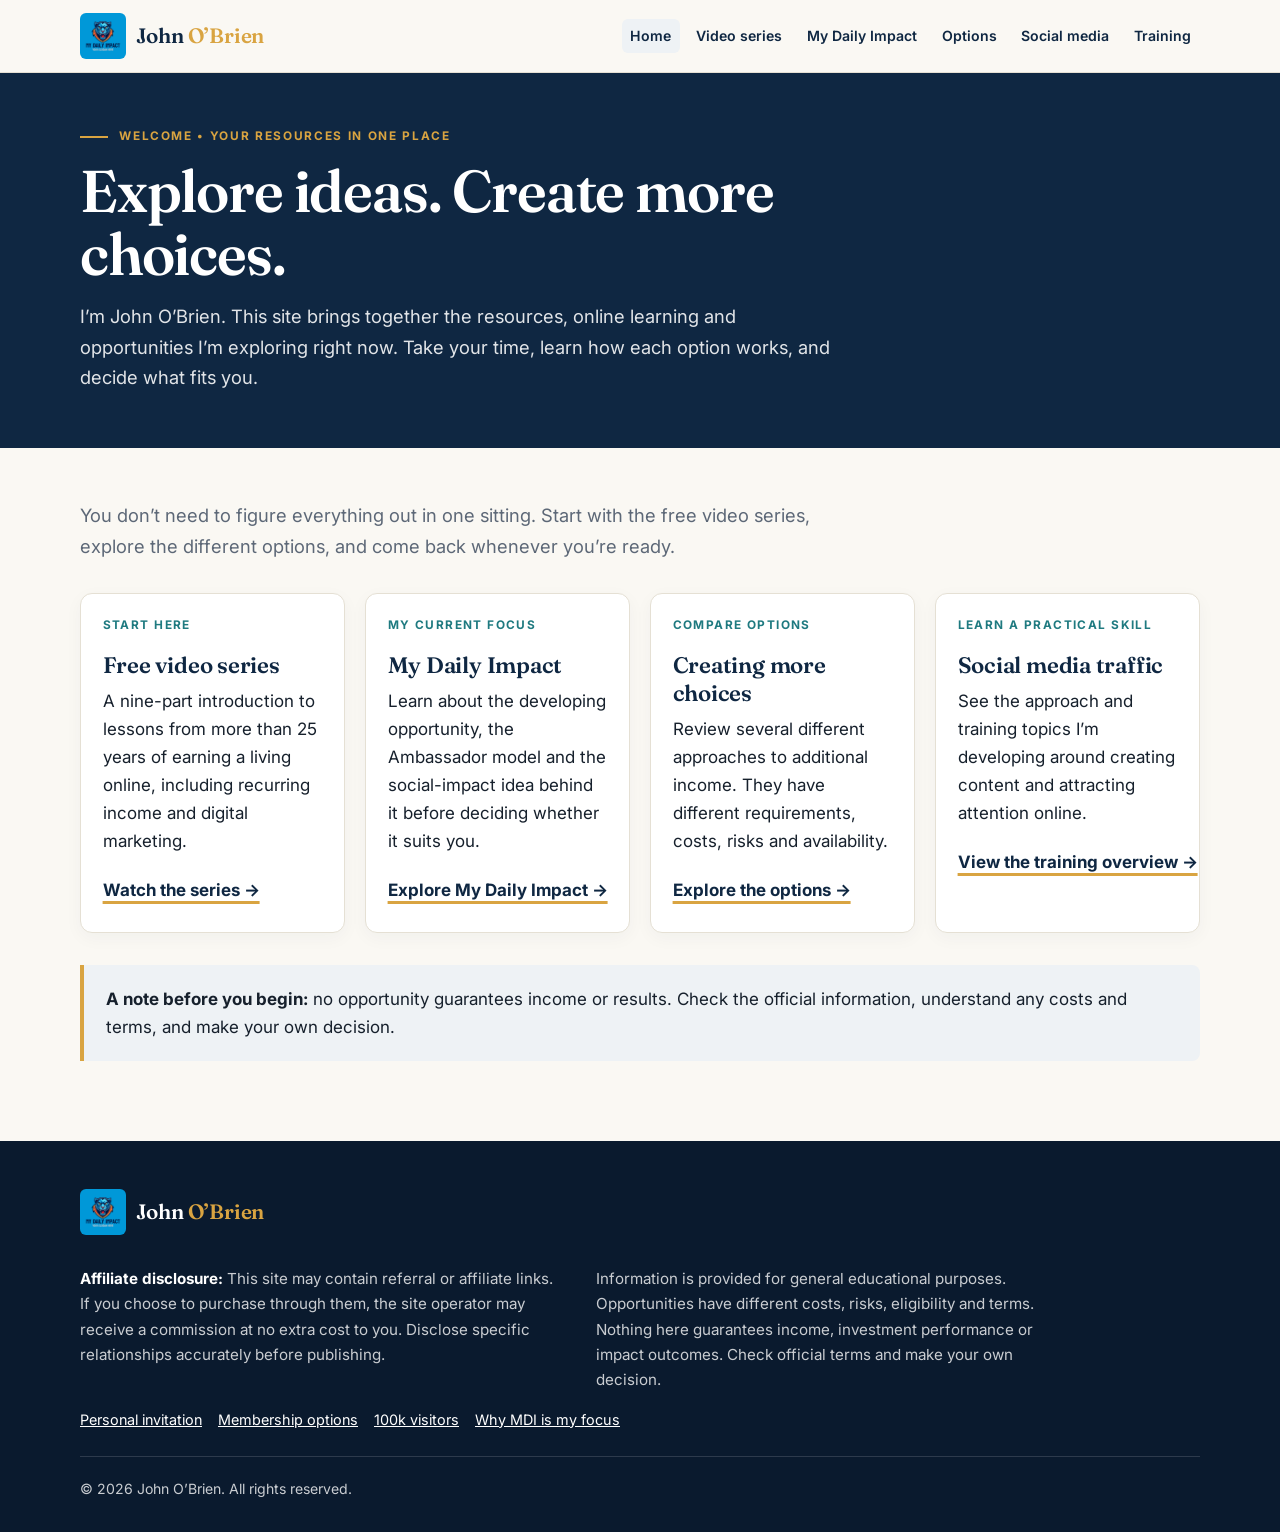
<file: index.html>
<!doctype html>
<html lang="en">
<head>
<meta charset="utf-8"><meta name="viewport" content="width=device-width, initial-scale=1">
<title>Welcome | John O’Brien</title>
<meta name="description" content="I’m John O’Brien. This site brings together the resources, online learning and opportunities I’m exploring right now. Take your time, learn how each option works, and decide what fits you.">
<link rel="preconnect" href="https://fonts.googleapis.com">
<link rel="preconnect" href="https://fonts.gstatic.com" crossorigin>
<link href="https://fonts.googleapis.com/css2?family=Fraunces:wght@600&family=Inter:wght@400;500;600;700&display=swap" rel="stylesheet">
<link rel="stylesheet" href="site.css">
</head>
<body>
<a class="skip" href="#main">Skip to main content</a>
<header class="site-header"><div class="wrap site-header__inner">
<a class="logo" href="index.html" aria-label="John O'Brien home">
<img class="logo__mark-img" src="assets/my-daily-impact-logo.png" alt="">
<span class="logo__word"><span class="logo__a">John</span> <span class="logo__b">O’Brien</span></span>
</a><nav class="site-nav" aria-label="Main navigation"><a href="index.html" aria-current="page">Home</a><a href="series.html">Video series</a><a href="mdi.html">My Daily Impact</a><a href="options.html">Options</a><a href="social.html">Social media</a><a href="training.html">Training</a></nav>
</div></header>
<main id="main">
<section class="page-hero on-dark"><div class="wrap">
<p class="eyebrow">WELCOME • YOUR RESOURCES IN ONE PLACE</p><h1>Explore ideas. Create more choices.</h1><p class="lede">I’m John O’Brien. This site brings together the resources, online learning and opportunities I’m exploring right now. Take your time, learn how each option works, and decide what fits you.</p>
</div></section>

<section class="page-content"><div class="wrap">
<p class="intro">You don’t need to figure everything out in one sitting. Start with the free video series, explore the different options, and come back whenever you’re ready.</p>
<div class="cards">
<article class="content-card"><p class="card-label">Start here</p><h3>Free video series</h3><p>A nine-part introduction to lessons from more than 25 years of earning a living online, including recurring income and digital marketing.</p><a class="more" href="series.html">Watch the series →</a></article>
<article class="content-card"><p class="card-label">My current focus</p><h3>My Daily Impact</h3><p>Learn about the developing opportunity, the Ambassador model and the social-impact idea behind it before deciding whether it suits you.</p><a class="more" href="mdi.html">Explore My Daily Impact →</a></article>
<article class="content-card"><p class="card-label">Compare options</p><h3>Creating more choices</h3><p>Review several different approaches to additional income. They have different requirements, costs, risks and availability.</p><a class="more" href="options.html">Explore the options →</a></article>
<article class="content-card"><p class="card-label">Learn a practical skill</p><h3>Social media traffic</h3><p>See the approach and training topics I’m developing around creating content and attracting attention online.</p><a class="more" href="social.html">View the training overview →</a></article>
</div>
<div class="callout"><strong>A note before you begin:</strong> no opportunity guarantees income or results. Check the official information, understand any costs and terms, and make your own decision.</div>
</div></section>
</main>
<footer class="site-footer on-dark"><div class="wrap">
<a class="logo logo--light" href="index.html"><img class="logo__mark-img" src="assets/my-daily-impact-logo.png" alt=""><span class="logo__word"><span class="logo__a">John</span> <span class="logo__b">O’Brien</span></span></a>
<div class="footer__text"><p><strong>Affiliate disclosure:</strong> This site may contain referral or affiliate links. If you choose to purchase through them, the site operator may receive a commission at no extra cost to you. Disclose specific relationships accurately before publishing.</p>
<p>Information is provided for general educational purposes. Opportunities have different costs, risks, eligibility and terms. Nothing here guarantees income, investment performance or impact outcomes. Check official terms and make your own decision.</p></div>
<div class="footer-links"><a href="referral.html">Personal invitation</a><a href="join.html">Membership options</a><a href="100k.html">100k visitors</a><a href="mdi-focus.html">Why MDI is my focus</a></div>
<p class="footer__copy">© 2026 John O’Brien. All rights reserved.</p>
</div></footer>
</body></html>
</file>
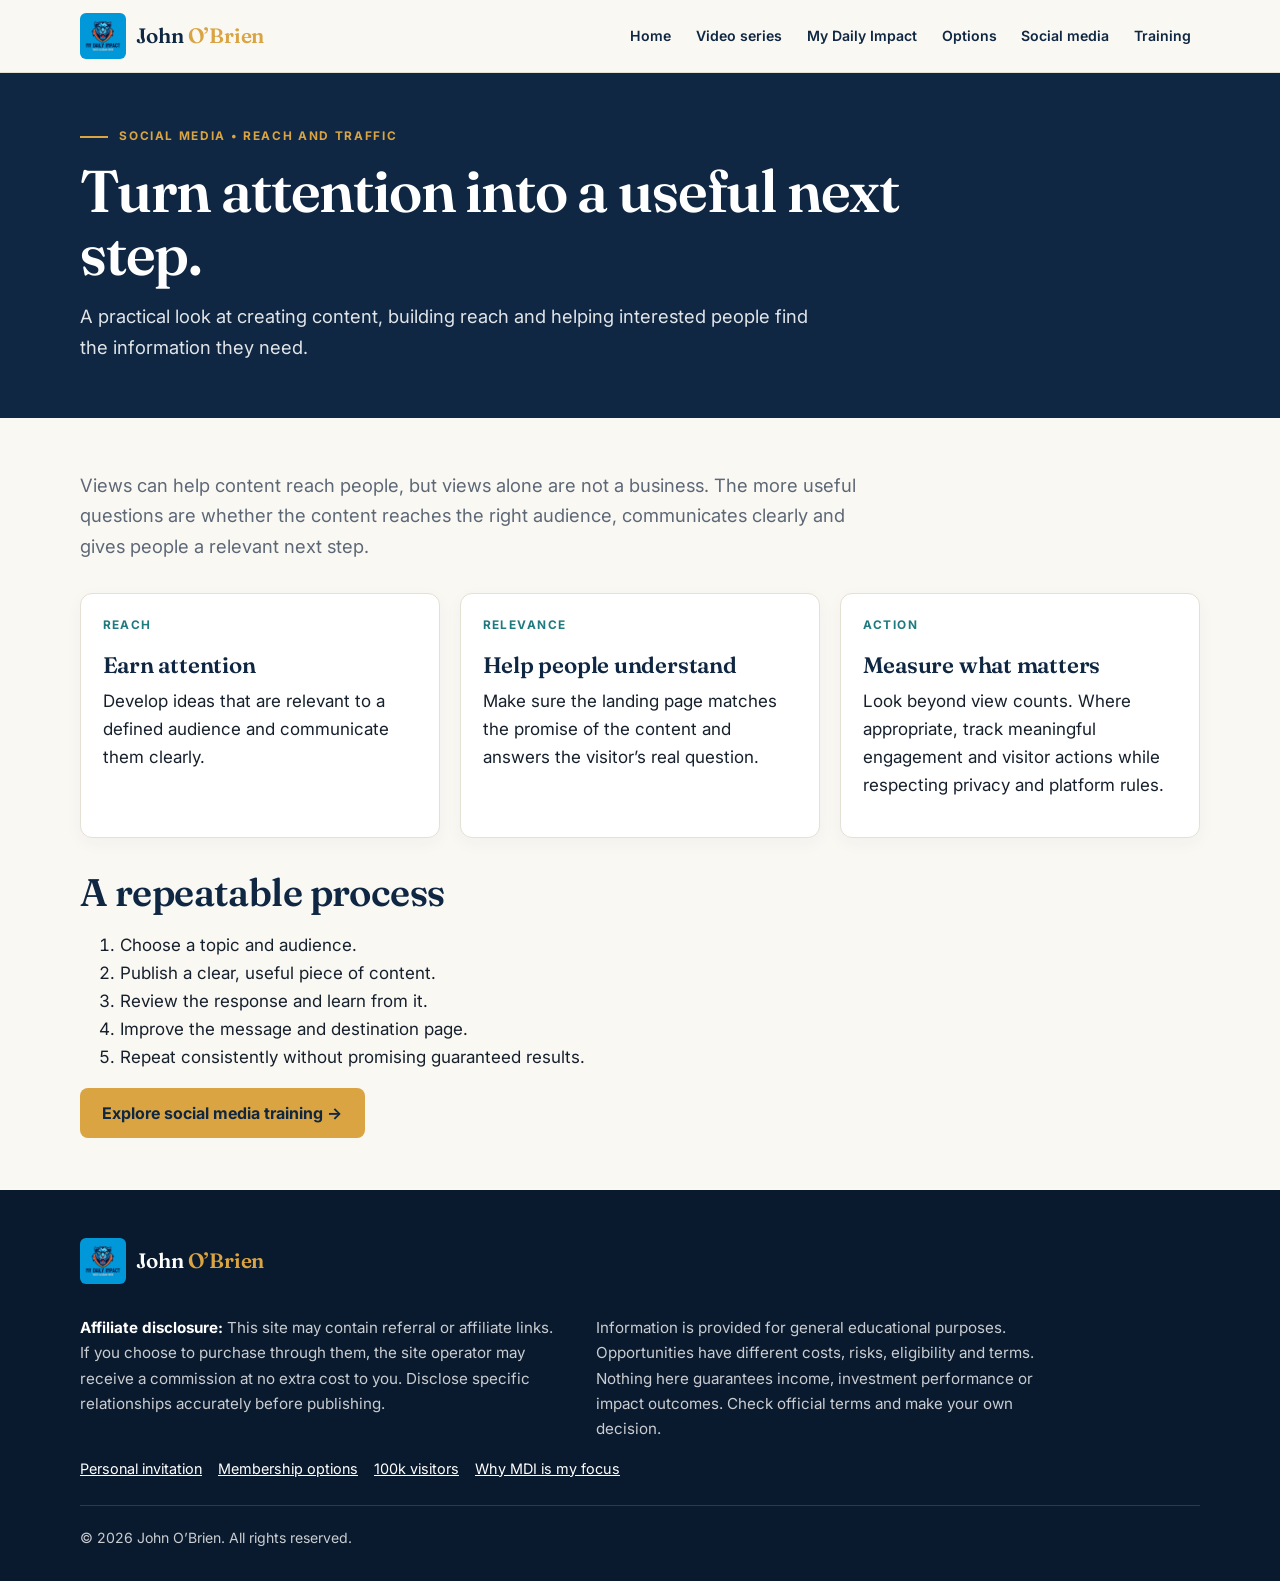
<file: 100k.html>
<!doctype html>
<html lang="en">
<head>
<meta charset="utf-8"><meta name="viewport" content="width=device-width, initial-scale=1">
<title>100k Visitors | John O’Brien</title>
<meta name="description" content="A practical look at creating content, building reach and helping interested people find the information they need.">
<link rel="preconnect" href="https://fonts.googleapis.com">
<link rel="preconnect" href="https://fonts.gstatic.com" crossorigin>
<link href="https://fonts.googleapis.com/css2?family=Fraunces:wght@600&family=Inter:wght@400;500;600;700&display=swap" rel="stylesheet">
<link rel="stylesheet" href="site.css">
</head>
<body>
<a class="skip" href="#main">Skip to main content</a>
<header class="site-header"><div class="wrap site-header__inner">
<a class="logo" href="index.html" aria-label="John O'Brien home">
<img class="logo__mark-img" src="assets/my-daily-impact-logo.png" alt="">
<span class="logo__word"><span class="logo__a">John</span> <span class="logo__b">O’Brien</span></span>
</a><nav class="site-nav" aria-label="Main navigation"><a href="index.html">Home</a><a href="series.html">Video series</a><a href="mdi.html">My Daily Impact</a><a href="options.html">Options</a><a href="social.html">Social media</a><a href="training.html">Training</a></nav>
</div></header>
<main id="main">
<section class="page-hero on-dark"><div class="wrap">
<p class="eyebrow">SOCIAL MEDIA • REACH AND TRAFFIC</p><h1>Turn attention into a useful next step.</h1><p class="lede">A practical look at creating content, building reach and helping interested people find the information they need.</p>
</div></section>

<section class="page-content"><div class="wrap">
<p class="intro">Views can help content reach people, but views alone are not a business. The more useful questions are whether the content reaches the right audience, communicates clearly and gives people a relevant next step.</p>
<div class="cards">
<article class="content-card"><p class="card-label">Reach</p><h3>Earn attention</h3><p>Develop ideas that are relevant to a defined audience and communicate them clearly.</p></article>
<article class="content-card"><p class="card-label">Relevance</p><h3>Help people understand</h3><p>Make sure the landing page matches the promise of the content and answers the visitor’s real question.</p></article>
<article class="content-card"><p class="card-label">Action</p><h3>Measure what matters</h3><p>Look beyond view counts. Where appropriate, track meaningful engagement and visitor actions while respecting privacy and platform rules.</p></article>
</div>
<h2>A repeatable process</h2><ol><li>Choose a topic and audience.</li><li>Publish a clear, useful piece of content.</li><li>Review the response and learn from it.</li><li>Improve the message and destination page.</li><li>Repeat consistently without promising guaranteed results.</li></ol>
<a class="btn" href="social.html">Explore social media training →</a>
</div></section>
</main>
<footer class="site-footer on-dark"><div class="wrap">
<a class="logo logo--light" href="index.html"><img class="logo__mark-img" src="assets/my-daily-impact-logo.png" alt=""><span class="logo__word"><span class="logo__a">John</span> <span class="logo__b">O’Brien</span></span></a>
<div class="footer__text"><p><strong>Affiliate disclosure:</strong> This site may contain referral or affiliate links. If you choose to purchase through them, the site operator may receive a commission at no extra cost to you. Disclose specific relationships accurately before publishing.</p>
<p>Information is provided for general educational purposes. Opportunities have different costs, risks, eligibility and terms. Nothing here guarantees income, investment performance or impact outcomes. Check official terms and make your own decision.</p></div>
<div class="footer-links"><a href="referral.html">Personal invitation</a><a href="join.html">Membership options</a><a href="100k.html">100k visitors</a><a href="mdi-focus.html">Why MDI is my focus</a></div>
<p class="footer__copy">© 2026 John O’Brien. All rights reserved.</p>
</div></footer>
</body></html>
</file>
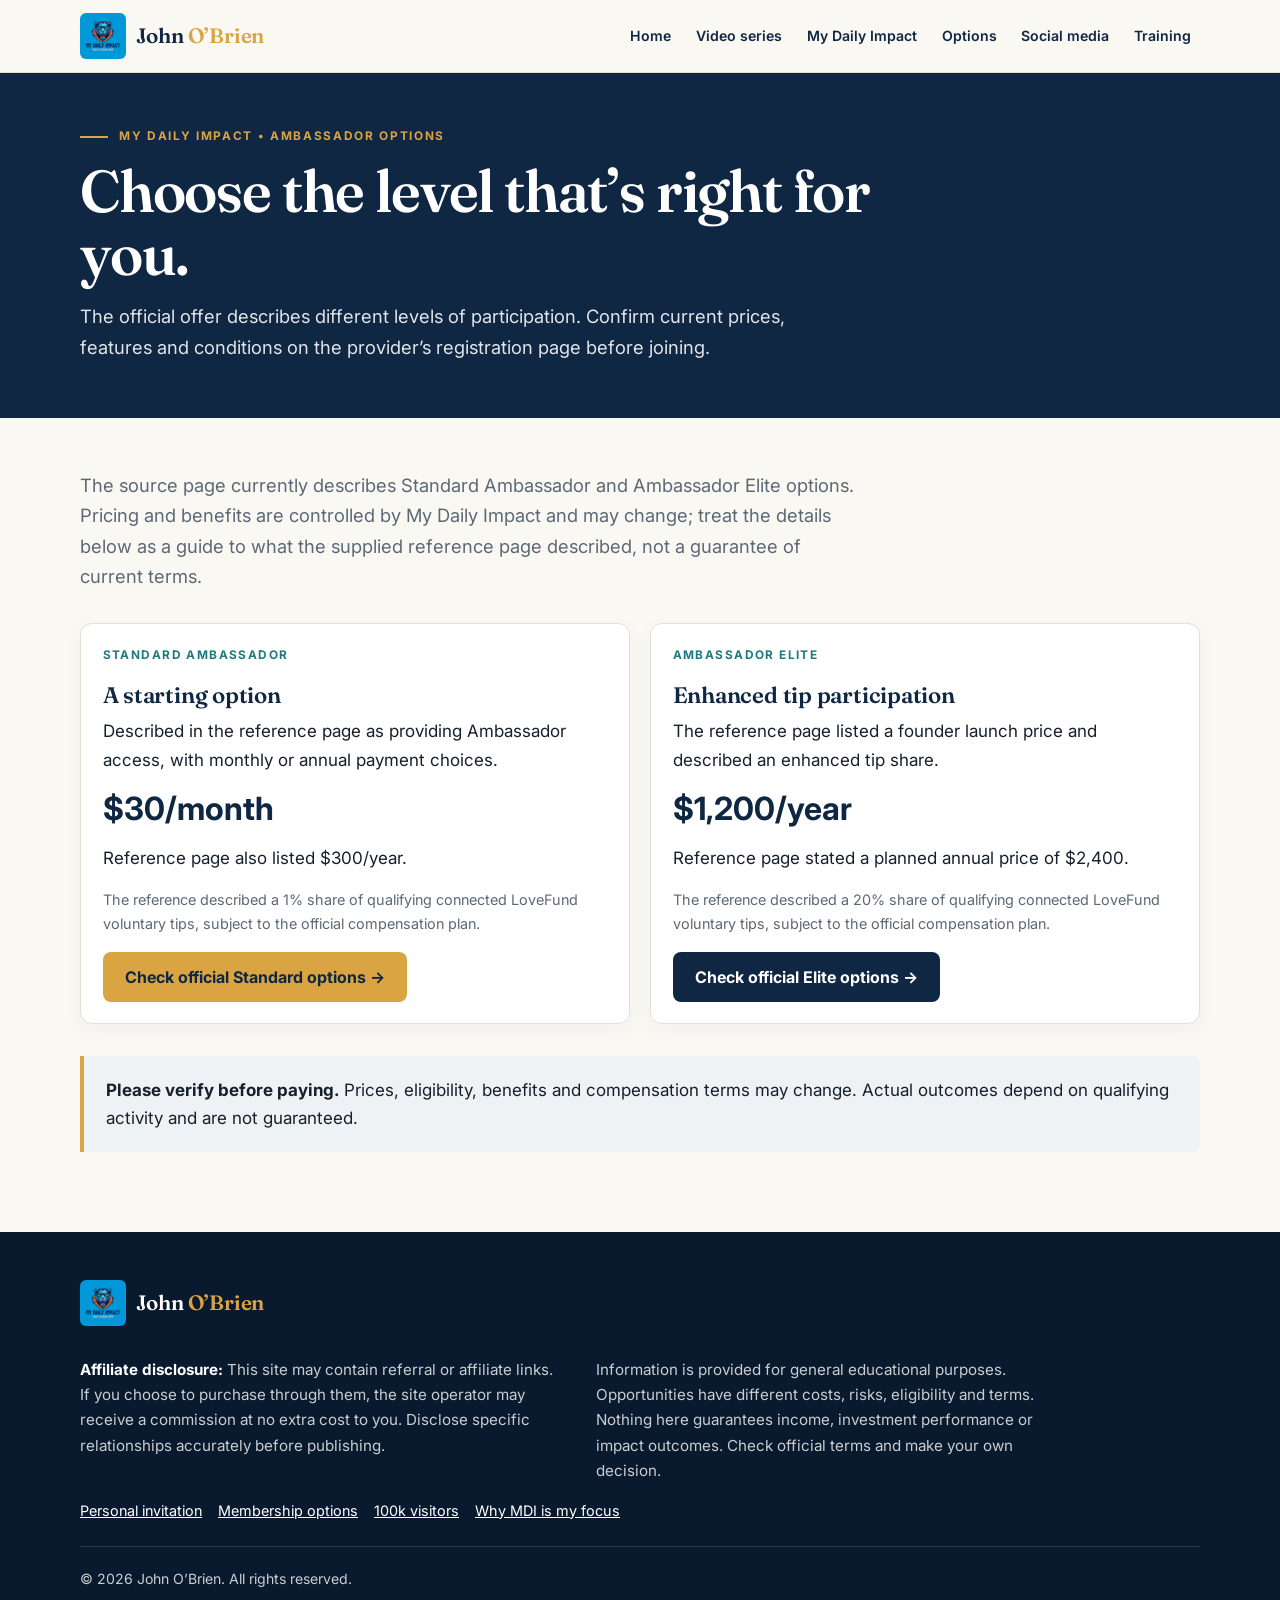
<file: join.html>
<!doctype html>
<html lang="en">
<head>
<meta charset="utf-8"><meta name="viewport" content="width=device-width, initial-scale=1">
<title>My Daily Impact Membership Options | John O’Brien</title>
<meta name="description" content="The official offer describes different levels of participation. Confirm current prices, features and conditions on the provider’s registration page before joining.">
<link rel="preconnect" href="https://fonts.googleapis.com">
<link rel="preconnect" href="https://fonts.gstatic.com" crossorigin>
<link href="https://fonts.googleapis.com/css2?family=Fraunces:wght@600&family=Inter:wght@400;500;600;700&display=swap" rel="stylesheet">
<link rel="stylesheet" href="site.css">
</head>
<body>
<a class="skip" href="#main">Skip to main content</a>
<header class="site-header"><div class="wrap site-header__inner">
<a class="logo" href="index.html" aria-label="John O'Brien home">
<img class="logo__mark-img" src="assets/my-daily-impact-logo.png" alt="">
<span class="logo__word"><span class="logo__a">John</span> <span class="logo__b">O’Brien</span></span>
</a><nav class="site-nav" aria-label="Main navigation"><a href="index.html">Home</a><a href="series.html">Video series</a><a href="mdi.html">My Daily Impact</a><a href="options.html">Options</a><a href="social.html">Social media</a><a href="training.html">Training</a></nav>
</div></header>
<main id="main">
<section class="page-hero on-dark"><div class="wrap">
<p class="eyebrow">MY DAILY IMPACT • AMBASSADOR OPTIONS</p><h1>Choose the level that’s right for you.</h1><p class="lede">The official offer describes different levels of participation. Confirm current prices, features and conditions on the provider’s registration page before joining.</p>
</div></section>

<section class="page-content"><div class="wrap">
<p class="intro">The source page currently describes Standard Ambassador and Ambassador Elite options. Pricing and benefits are controlled by My Daily Impact and may change; treat the details below as a guide to what the supplied reference page described, not a guarantee of current terms.</p>
<div class="cards">
<article class="content-card"><p class="card-label">Standard Ambassador</p><h3>A starting option</h3><p>Described in the reference page as providing Ambassador access, with monthly or annual payment choices.</p><p class="price">$30/month</p><p>Reference page also listed $300/year.</p><p class="small-note">The reference described a 1% share of qualifying connected LoveFund voluntary tips, subject to the official compensation plan.</p><a class="btn" href="https://mdipays.com/join/rainmnz2023">Check official Standard options →</a></article>
<article class="content-card"><p class="card-label">Ambassador Elite</p><h3>Enhanced tip participation</h3><p>The reference page listed a founder launch price and described an enhanced tip share.</p><p class="price">$1,200/year</p><p>Reference page stated a planned annual price of $2,400.</p><p class="small-note">The reference described a 20% share of qualifying connected LoveFund voluntary tips, subject to the official compensation plan.</p><a class="btn btn--navy" href="https://mdipays.com/join/rainmnz2023">Check official Elite options →</a></article>
</div>
<div class="callout"><strong>Please verify before paying.</strong> Prices, eligibility, benefits and compensation terms may change. Actual outcomes depend on qualifying activity and are not guaranteed.</div>
</div></section>
</main>
<footer class="site-footer on-dark"><div class="wrap">
<a class="logo logo--light" href="index.html"><img class="logo__mark-img" src="assets/my-daily-impact-logo.png" alt=""><span class="logo__word"><span class="logo__a">John</span> <span class="logo__b">O’Brien</span></span></a>
<div class="footer__text"><p><strong>Affiliate disclosure:</strong> This site may contain referral or affiliate links. If you choose to purchase through them, the site operator may receive a commission at no extra cost to you. Disclose specific relationships accurately before publishing.</p>
<p>Information is provided for general educational purposes. Opportunities have different costs, risks, eligibility and terms. Nothing here guarantees income, investment performance or impact outcomes. Check official terms and make your own decision.</p></div>
<div class="footer-links"><a href="referral.html">Personal invitation</a><a href="join.html">Membership options</a><a href="100k.html">100k visitors</a><a href="mdi-focus.html">Why MDI is my focus</a></div>
<p class="footer__copy">© 2026 John O’Brien. All rights reserved.</p>
</div></footer>
</body></html>
</file>
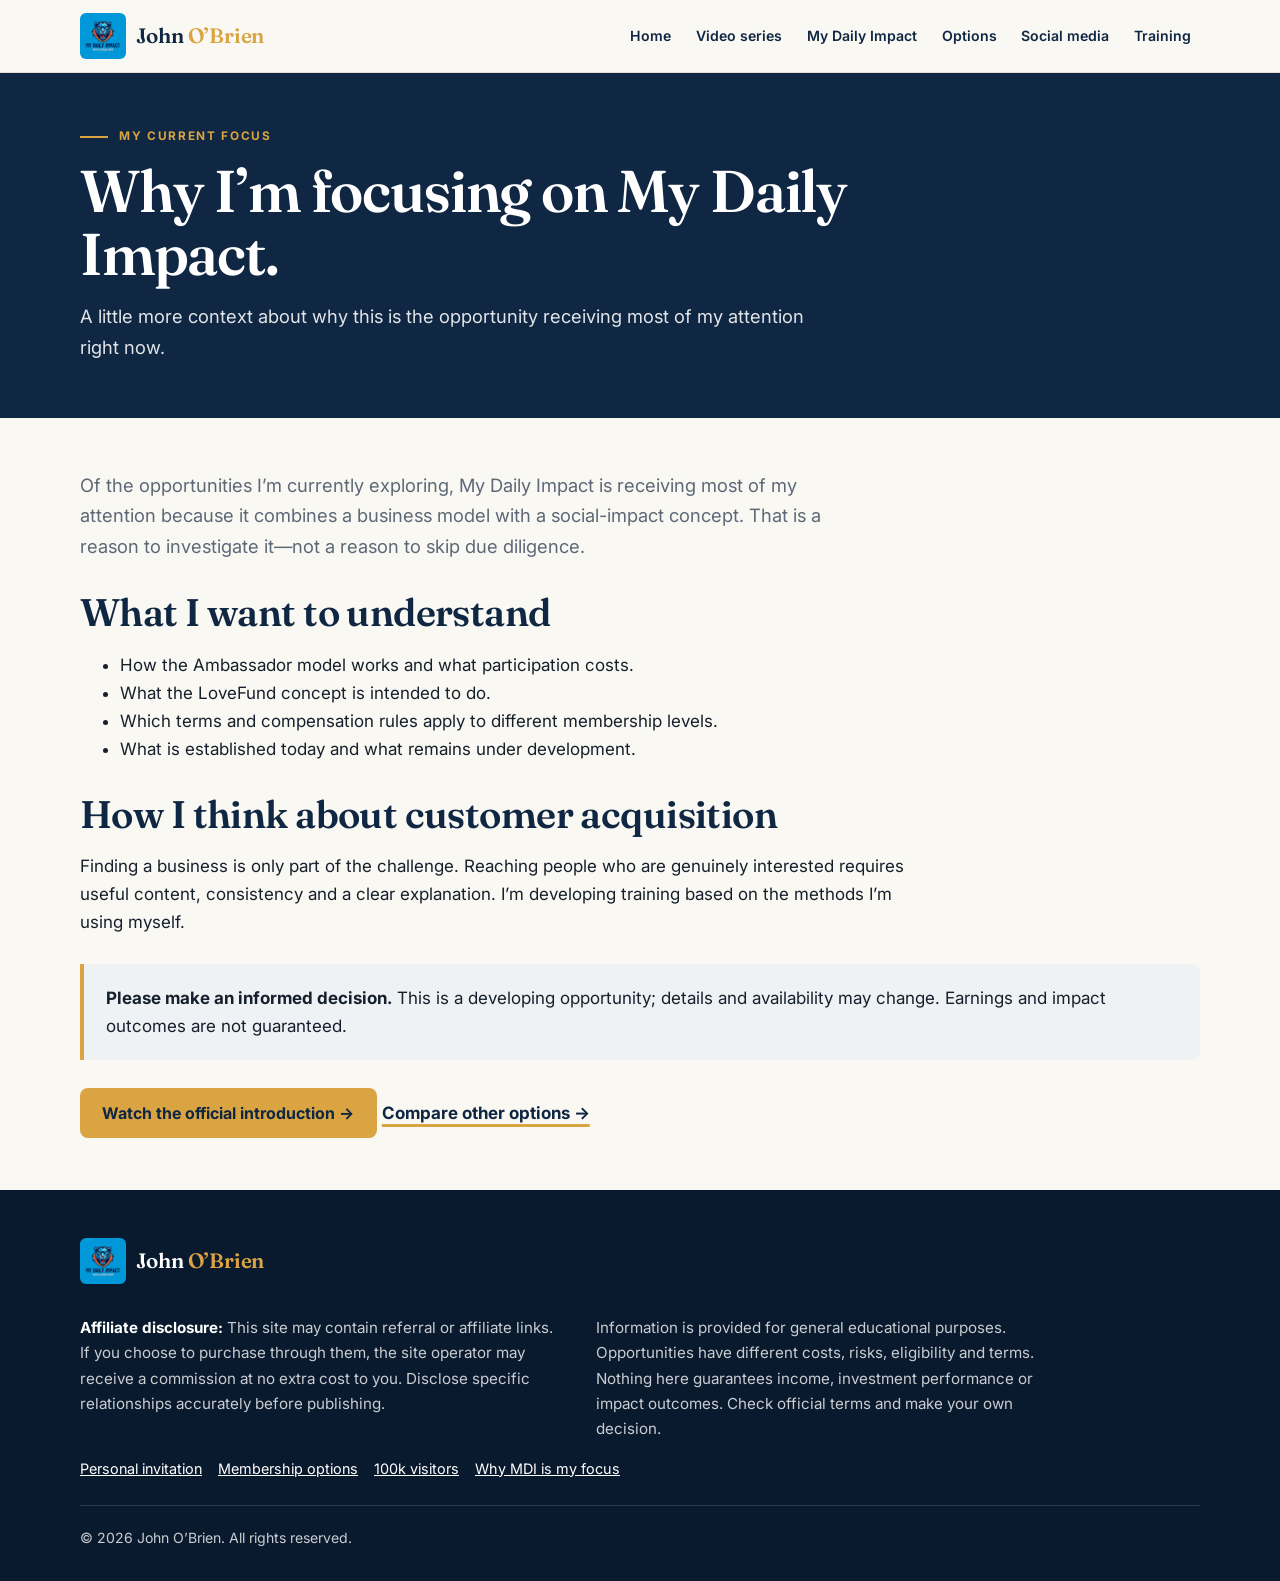
<file: mdi-focus.html>
<!doctype html>
<html lang="en">
<head>
<meta charset="utf-8"><meta name="viewport" content="width=device-width, initial-scale=1">
<title>My Daily Impact — Current Focus | John O’Brien</title>
<meta name="description" content="A little more context about why this is the opportunity receiving most of my attention right now.">
<link rel="preconnect" href="https://fonts.googleapis.com">
<link rel="preconnect" href="https://fonts.gstatic.com" crossorigin>
<link href="https://fonts.googleapis.com/css2?family=Fraunces:wght@600&family=Inter:wght@400;500;600;700&display=swap" rel="stylesheet">
<link rel="stylesheet" href="site.css">
</head>
<body>
<a class="skip" href="#main">Skip to main content</a>
<header class="site-header"><div class="wrap site-header__inner">
<a class="logo" href="index.html" aria-label="John O'Brien home">
<img class="logo__mark-img" src="assets/my-daily-impact-logo.png" alt="">
<span class="logo__word"><span class="logo__a">John</span> <span class="logo__b">O’Brien</span></span>
</a><nav class="site-nav" aria-label="Main navigation"><a href="index.html">Home</a><a href="series.html">Video series</a><a href="mdi.html">My Daily Impact</a><a href="options.html">Options</a><a href="social.html">Social media</a><a href="training.html">Training</a></nav>
</div></header>
<main id="main">
<section class="page-hero on-dark"><div class="wrap">
<p class="eyebrow">MY CURRENT FOCUS</p><h1>Why I’m focusing on My Daily Impact.</h1><p class="lede">A little more context about why this is the opportunity receiving most of my attention right now.</p>
</div></section>

<section class="page-content"><div class="wrap">
<p class="intro">Of the opportunities I’m currently exploring, My Daily Impact is receiving most of my attention because it combines a business model with a social-impact concept. That is a reason to investigate it—not a reason to skip due diligence.</p>
<h2>What I want to understand</h2><ul><li>How the Ambassador model works and what participation costs.</li><li>What the LoveFund concept is intended to do.</li><li>Which terms and compensation rules apply to different membership levels.</li><li>What is established today and what remains under development.</li></ul>
<h2>How I think about customer acquisition</h2><p>Finding a business is only part of the challenge. Reaching people who are genuinely interested requires useful content, consistency and a clear explanation. I’m developing training based on the methods I’m using myself.</p>
<div class="callout"><strong>Please make an informed decision.</strong> This is a developing opportunity; details and availability may change. Earnings and impact outcomes are not guaranteed.</div>
<a class="btn" href="referral.html">Watch the official introduction →</a>
<a class="more" href="options.html">Compare other options →</a>
</div></section>
</main>
<footer class="site-footer on-dark"><div class="wrap">
<a class="logo logo--light" href="index.html"><img class="logo__mark-img" src="assets/my-daily-impact-logo.png" alt=""><span class="logo__word"><span class="logo__a">John</span> <span class="logo__b">O’Brien</span></span></a>
<div class="footer__text"><p><strong>Affiliate disclosure:</strong> This site may contain referral or affiliate links. If you choose to purchase through them, the site operator may receive a commission at no extra cost to you. Disclose specific relationships accurately before publishing.</p>
<p>Information is provided for general educational purposes. Opportunities have different costs, risks, eligibility and terms. Nothing here guarantees income, investment performance or impact outcomes. Check official terms and make your own decision.</p></div>
<div class="footer-links"><a href="referral.html">Personal invitation</a><a href="join.html">Membership options</a><a href="100k.html">100k visitors</a><a href="mdi-focus.html">Why MDI is my focus</a></div>
<p class="footer__copy">© 2026 John O’Brien. All rights reserved.</p>
</div></footer>
</body></html>
</file>
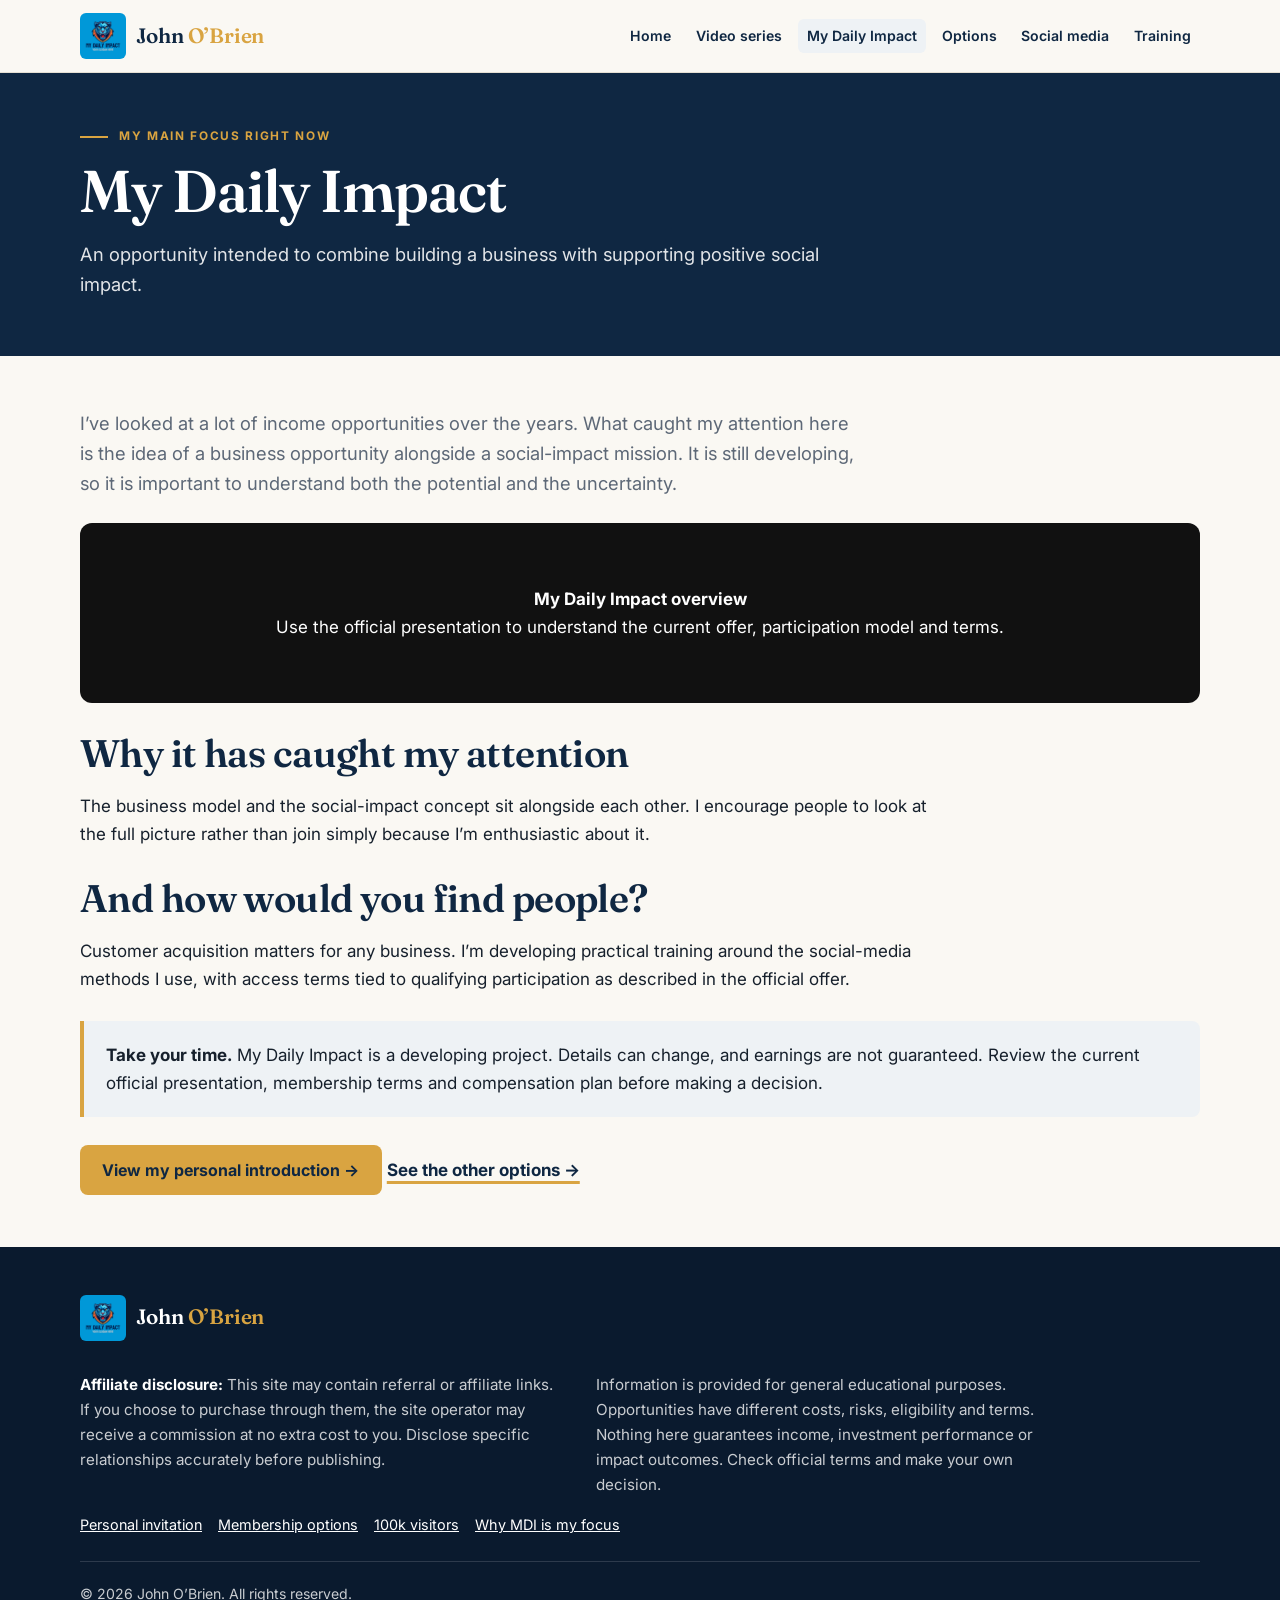
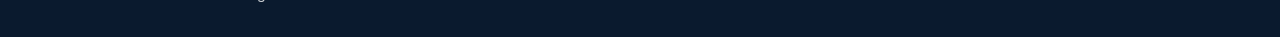
<file: mdi.html>
<!doctype html>
<html lang="en">
<head>
<meta charset="utf-8"><meta name="viewport" content="width=device-width, initial-scale=1">
<title>My Daily Impact | John O’Brien</title>
<meta name="description" content="An opportunity intended to combine building a business with supporting positive social impact.">
<link rel="preconnect" href="https://fonts.googleapis.com">
<link rel="preconnect" href="https://fonts.gstatic.com" crossorigin>
<link href="https://fonts.googleapis.com/css2?family=Fraunces:wght@600&family=Inter:wght@400;500;600;700&display=swap" rel="stylesheet">
<link rel="stylesheet" href="site.css">
</head>
<body>
<a class="skip" href="#main">Skip to main content</a>
<header class="site-header"><div class="wrap site-header__inner">
<a class="logo" href="index.html" aria-label="John O'Brien home">
<img class="logo__mark-img" src="assets/my-daily-impact-logo.png" alt="">
<span class="logo__word"><span class="logo__a">John</span> <span class="logo__b">O’Brien</span></span>
</a><nav class="site-nav" aria-label="Main navigation"><a href="index.html">Home</a><a href="series.html">Video series</a><a href="mdi.html" aria-current="page">My Daily Impact</a><a href="options.html">Options</a><a href="social.html">Social media</a><a href="training.html">Training</a></nav>
</div></header>
<main id="main">
<section class="page-hero on-dark"><div class="wrap">
<p class="eyebrow">MY MAIN FOCUS RIGHT NOW</p><h1>My Daily Impact</h1><p class="lede">An opportunity intended to combine building a business with supporting positive social impact.</p>
</div></section>

<section class="page-content"><div class="wrap">
<p class="intro">I’ve looked at a lot of income opportunities over the years. What caught my attention here is the idea of a business opportunity alongside a social-impact mission. It is still developing, so it is important to understand both the potential and the uncertainty.</p>
<div class="video-placeholder"><p><strong>My Daily Impact overview</strong><br>Use the official presentation to understand the current offer, participation model and terms.</p></div>
<h2>Why it has caught my attention</h2><p>The business model and the social-impact concept sit alongside each other. I encourage people to look at the full picture rather than join simply because I’m enthusiastic about it.</p>
<h2>And how would you find people?</h2><p>Customer acquisition matters for any business. I’m developing practical training around the social-media methods I use, with access terms tied to qualifying participation as described in the official offer.</p>
<div class="callout"><strong>Take your time.</strong> My Daily Impact is a developing project. Details can change, and earnings are not guaranteed. Review the current official presentation, membership terms and compensation plan before making a decision.</div>
<a class="btn" href="referral.html">View my personal introduction →</a>
<a class="more" href="options.html">See the other options →</a>
</div></section>
</main>
<footer class="site-footer on-dark"><div class="wrap">
<a class="logo logo--light" href="index.html"><img class="logo__mark-img" src="assets/my-daily-impact-logo.png" alt=""><span class="logo__word"><span class="logo__a">John</span> <span class="logo__b">O’Brien</span></span></a>
<div class="footer__text"><p><strong>Affiliate disclosure:</strong> This site may contain referral or affiliate links. If you choose to purchase through them, the site operator may receive a commission at no extra cost to you. Disclose specific relationships accurately before publishing.</p>
<p>Information is provided for general educational purposes. Opportunities have different costs, risks, eligibility and terms. Nothing here guarantees income, investment performance or impact outcomes. Check official terms and make your own decision.</p></div>
<div class="footer-links"><a href="referral.html">Personal invitation</a><a href="join.html">Membership options</a><a href="100k.html">100k visitors</a><a href="mdi-focus.html">Why MDI is my focus</a></div>
<p class="footer__copy">© 2026 John O’Brien. All rights reserved.</p>
</div></footer>
</body></html>
</file>
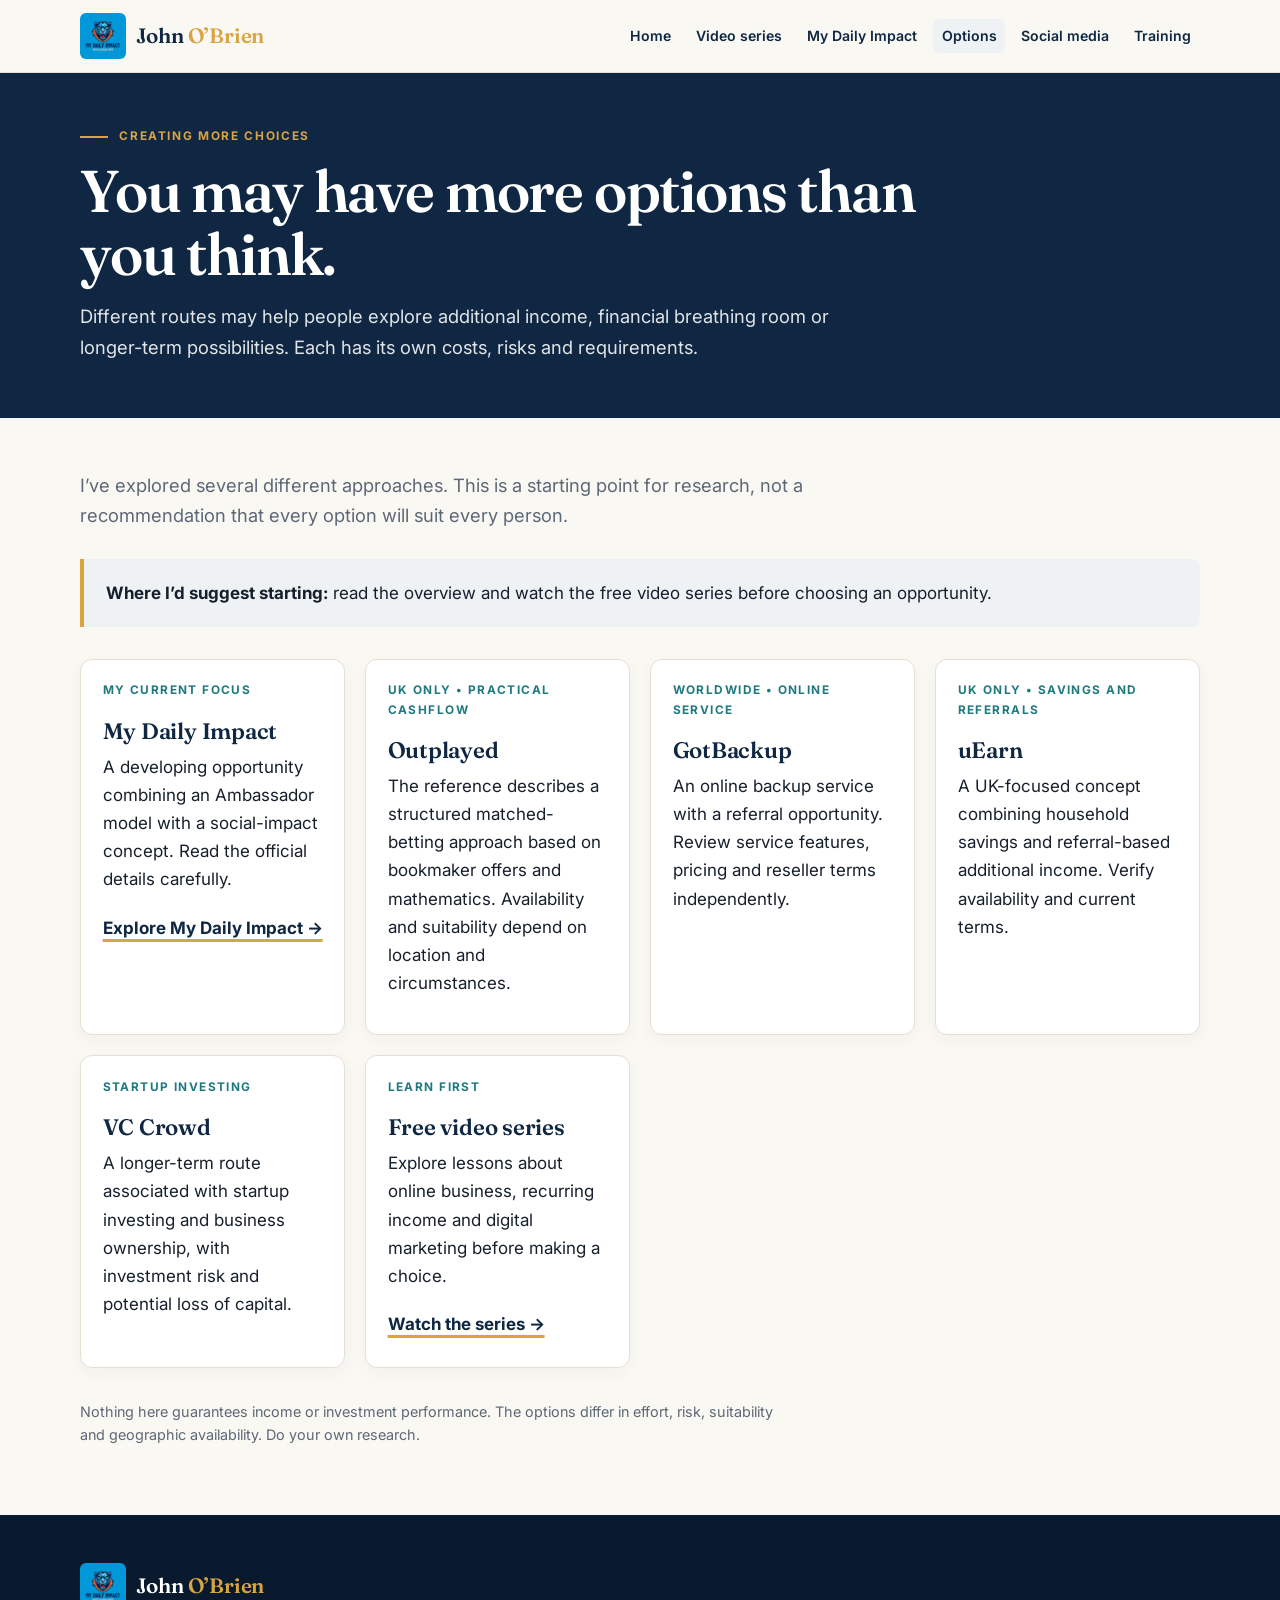
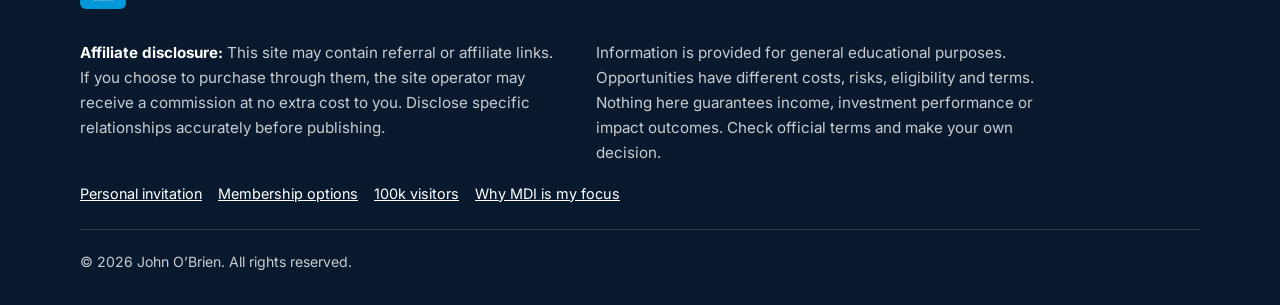
<file: options.html>
<!doctype html>
<html lang="en">
<head>
<meta charset="utf-8"><meta name="viewport" content="width=device-width, initial-scale=1">
<title>Explore Your Options | John O’Brien</title>
<meta name="description" content="Different routes may help people explore additional income, financial breathing room or longer-term possibilities. Each has its own costs, risks and requirements.">
<link rel="preconnect" href="https://fonts.googleapis.com">
<link rel="preconnect" href="https://fonts.gstatic.com" crossorigin>
<link href="https://fonts.googleapis.com/css2?family=Fraunces:wght@600&family=Inter:wght@400;500;600;700&display=swap" rel="stylesheet">
<link rel="stylesheet" href="site.css">
</head>
<body>
<a class="skip" href="#main">Skip to main content</a>
<header class="site-header"><div class="wrap site-header__inner">
<a class="logo" href="index.html" aria-label="John O'Brien home">
<img class="logo__mark-img" src="assets/my-daily-impact-logo.png" alt="">
<span class="logo__word"><span class="logo__a">John</span> <span class="logo__b">O’Brien</span></span>
</a><nav class="site-nav" aria-label="Main navigation"><a href="index.html">Home</a><a href="series.html">Video series</a><a href="mdi.html">My Daily Impact</a><a href="options.html" aria-current="page">Options</a><a href="social.html">Social media</a><a href="training.html">Training</a></nav>
</div></header>
<main id="main">
<section class="page-hero on-dark"><div class="wrap">
<p class="eyebrow">CREATING MORE CHOICES</p><h1>You may have more options than you think.</h1><p class="lede">Different routes may help people explore additional income, financial breathing room or longer-term possibilities. Each has its own costs, risks and requirements.</p>
</div></section>

<section class="page-content"><div class="wrap">
<p class="intro">I’ve explored several different approaches. This is a starting point for research, not a recommendation that every option will suit every person.</p>
<div class="callout"><strong>Where I’d suggest starting:</strong> read the overview and watch the free video series before choosing an opportunity.</div>
<div class="cards">
<article class="content-card"><p class="card-label">My current focus</p><h3>My Daily Impact</h3><p>A developing opportunity combining an Ambassador model with a social-impact concept. Read the official details carefully.</p><a class="more" href="mdi.html">Explore My Daily Impact →</a></article>
<article class="content-card"><p class="card-label">UK only • Practical cashflow</p><h3>Outplayed</h3><p>The reference describes a structured matched-betting approach based on bookmaker offers and mathematics. Availability and suitability depend on location and circumstances.</p></article>
<article class="content-card"><p class="card-label">Worldwide • Online service</p><h3>GotBackup</h3><p>An online backup service with a referral opportunity. Review service features, pricing and reseller terms independently.</p></article>
<article class="content-card"><p class="card-label">UK only • Savings and referrals</p><h3>uEarn</h3><p>A UK-focused concept combining household savings and referral-based additional income. Verify availability and current terms.</p></article>
<article class="content-card"><p class="card-label">Startup investing</p><h3>VC Crowd</h3><p>A longer-term route associated with startup investing and business ownership, with investment risk and potential loss of capital.</p></article>
<article class="content-card"><p class="card-label">Learn first</p><h3>Free video series</h3><p>Explore lessons about online business, recurring income and digital marketing before making a choice.</p><a class="more" href="series.html">Watch the series →</a></article>
</div>
<p class="small-note">Nothing here guarantees income or investment performance. The options differ in effort, risk, suitability and geographic availability. Do your own research.</p>
</div></section>
</main>
<footer class="site-footer on-dark"><div class="wrap">
<a class="logo logo--light" href="index.html"><img class="logo__mark-img" src="assets/my-daily-impact-logo.png" alt=""><span class="logo__word"><span class="logo__a">John</span> <span class="logo__b">O’Brien</span></span></a>
<div class="footer__text"><p><strong>Affiliate disclosure:</strong> This site may contain referral or affiliate links. If you choose to purchase through them, the site operator may receive a commission at no extra cost to you. Disclose specific relationships accurately before publishing.</p>
<p>Information is provided for general educational purposes. Opportunities have different costs, risks, eligibility and terms. Nothing here guarantees income, investment performance or impact outcomes. Check official terms and make your own decision.</p></div>
<div class="footer-links"><a href="referral.html">Personal invitation</a><a href="join.html">Membership options</a><a href="100k.html">100k visitors</a><a href="mdi-focus.html">Why MDI is my focus</a></div>
<p class="footer__copy">© 2026 John O’Brien. All rights reserved.</p>
</div></footer>
</body></html>
</file>
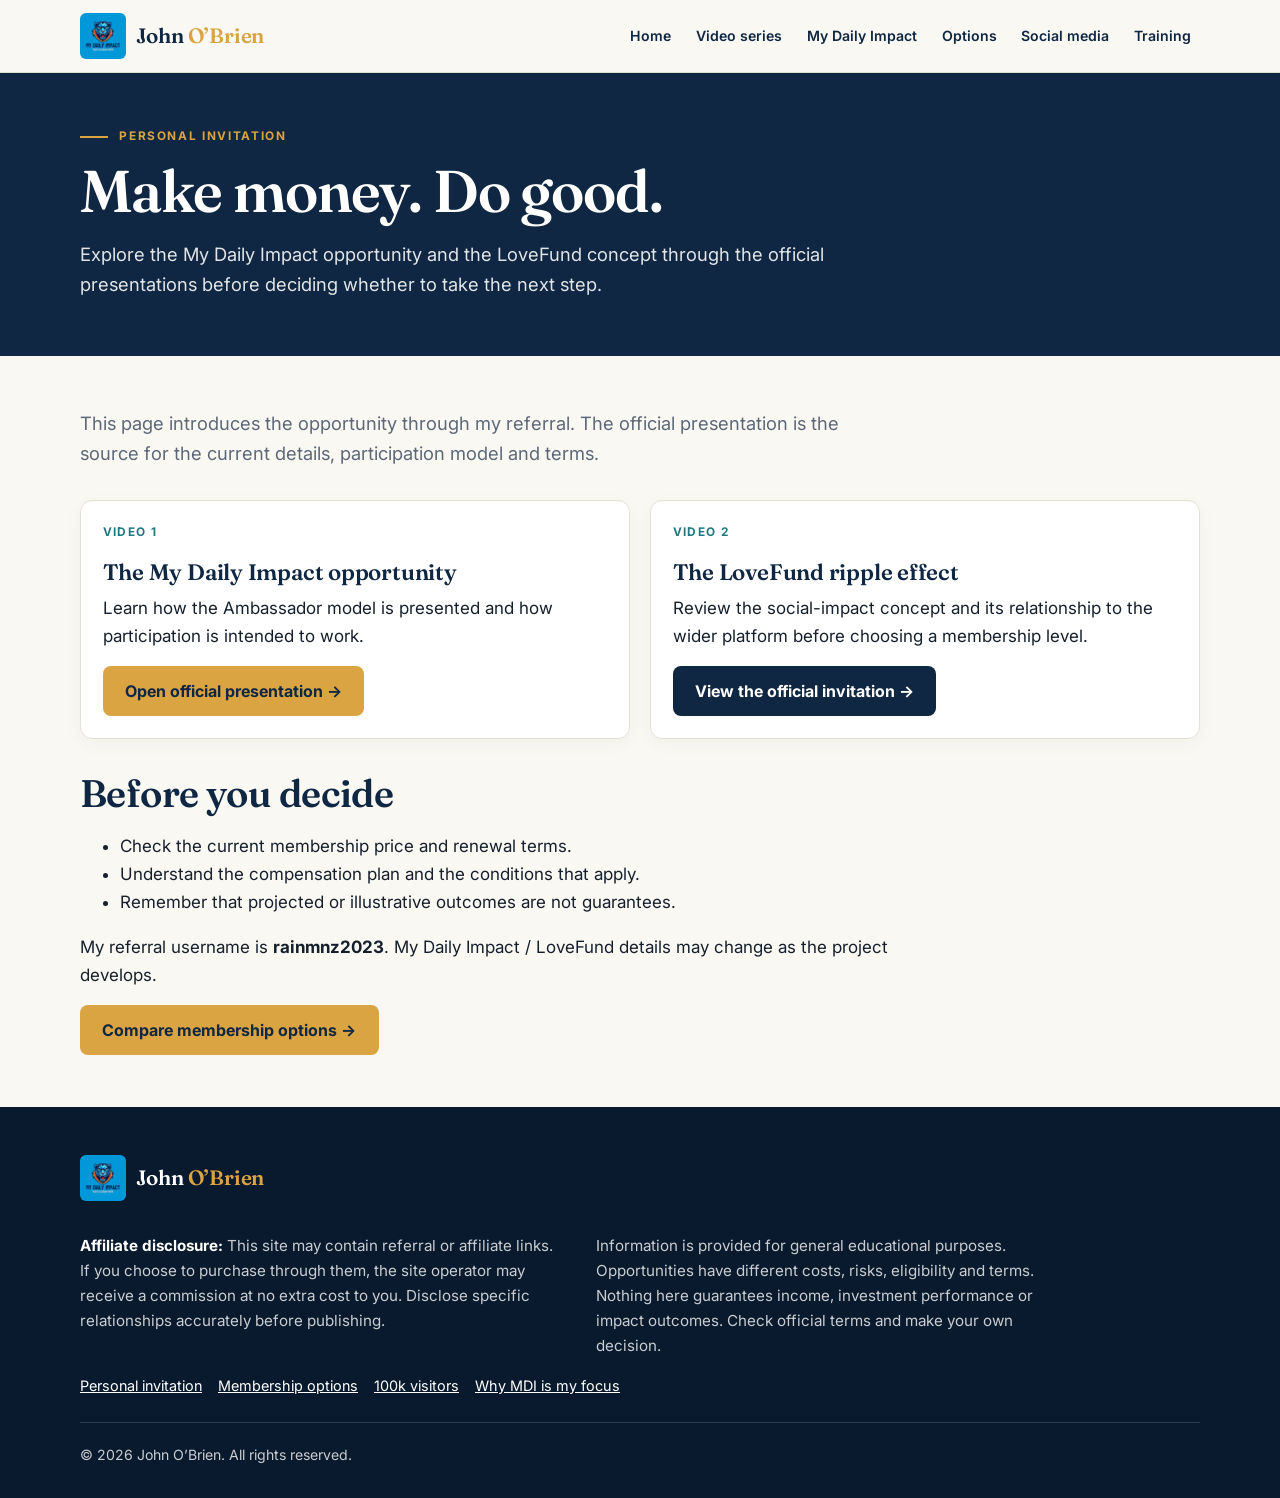
<file: referral.html>
<!doctype html>
<html lang="en">
<head>
<meta charset="utf-8"><meta name="viewport" content="width=device-width, initial-scale=1">
<title>Personal My Daily Impact Invitation | John O’Brien</title>
<meta name="description" content="Explore the My Daily Impact opportunity and the LoveFund concept through the official presentations before deciding whether to take the next step.">
<link rel="preconnect" href="https://fonts.googleapis.com">
<link rel="preconnect" href="https://fonts.gstatic.com" crossorigin>
<link href="https://fonts.googleapis.com/css2?family=Fraunces:wght@600&family=Inter:wght@400;500;600;700&display=swap" rel="stylesheet">
<link rel="stylesheet" href="site.css">
</head>
<body>
<a class="skip" href="#main">Skip to main content</a>
<header class="site-header"><div class="wrap site-header__inner">
<a class="logo" href="index.html" aria-label="John O'Brien home">
<img class="logo__mark-img" src="assets/my-daily-impact-logo.png" alt="">
<span class="logo__word"><span class="logo__a">John</span> <span class="logo__b">O’Brien</span></span>
</a><nav class="site-nav" aria-label="Main navigation"><a href="index.html">Home</a><a href="series.html">Video series</a><a href="mdi.html">My Daily Impact</a><a href="options.html">Options</a><a href="social.html">Social media</a><a href="training.html">Training</a></nav>
</div></header>
<main id="main">
<section class="page-hero on-dark"><div class="wrap">
<p class="eyebrow">PERSONAL INVITATION</p><h1>Make money. Do good.</h1><p class="lede">Explore the My Daily Impact opportunity and the LoveFund concept through the official presentations before deciding whether to take the next step.</p>
</div></section>

<section class="page-content"><div class="wrap">
<p class="intro">This page introduces the opportunity through my referral. The official presentation is the source for the current details, participation model and terms.</p>
<div class="cards">
<article class="content-card"><p class="card-label">Video 1</p><h3>The My Daily Impact opportunity</h3><p>Learn how the Ambassador model is presented and how participation is intended to work.</p><a class="btn" href="https://mdipays.com/rainmnz2023">Open official presentation →</a></article>
<article class="content-card"><p class="card-label">Video 2</p><h3>The LoveFund ripple effect</h3><p>Review the social-impact concept and its relationship to the wider platform before choosing a membership level.</p><a class="btn btn--navy" href="https://mdipays.com/rainmnz2023">View the official invitation →</a></article>
</div>
<h2>Before you decide</h2><ul><li>Check the current membership price and renewal terms.</li><li>Understand the compensation plan and the conditions that apply.</li><li>Remember that projected or illustrative outcomes are not guarantees.</li></ul>
<p>My referral username is <strong>rainmnz2023</strong>. My Daily Impact / LoveFund details may change as the project develops.</p>
<a class="btn" href="join.html">Compare membership options →</a>
</div></section>
</main>
<footer class="site-footer on-dark"><div class="wrap">
<a class="logo logo--light" href="index.html"><img class="logo__mark-img" src="assets/my-daily-impact-logo.png" alt=""><span class="logo__word"><span class="logo__a">John</span> <span class="logo__b">O’Brien</span></span></a>
<div class="footer__text"><p><strong>Affiliate disclosure:</strong> This site may contain referral or affiliate links. If you choose to purchase through them, the site operator may receive a commission at no extra cost to you. Disclose specific relationships accurately before publishing.</p>
<p>Information is provided for general educational purposes. Opportunities have different costs, risks, eligibility and terms. Nothing here guarantees income, investment performance or impact outcomes. Check official terms and make your own decision.</p></div>
<div class="footer-links"><a href="referral.html">Personal invitation</a><a href="join.html">Membership options</a><a href="100k.html">100k visitors</a><a href="mdi-focus.html">Why MDI is my focus</a></div>
<p class="footer__copy">© 2026 John O’Brien. All rights reserved.</p>
</div></footer>
</body></html>
</file>
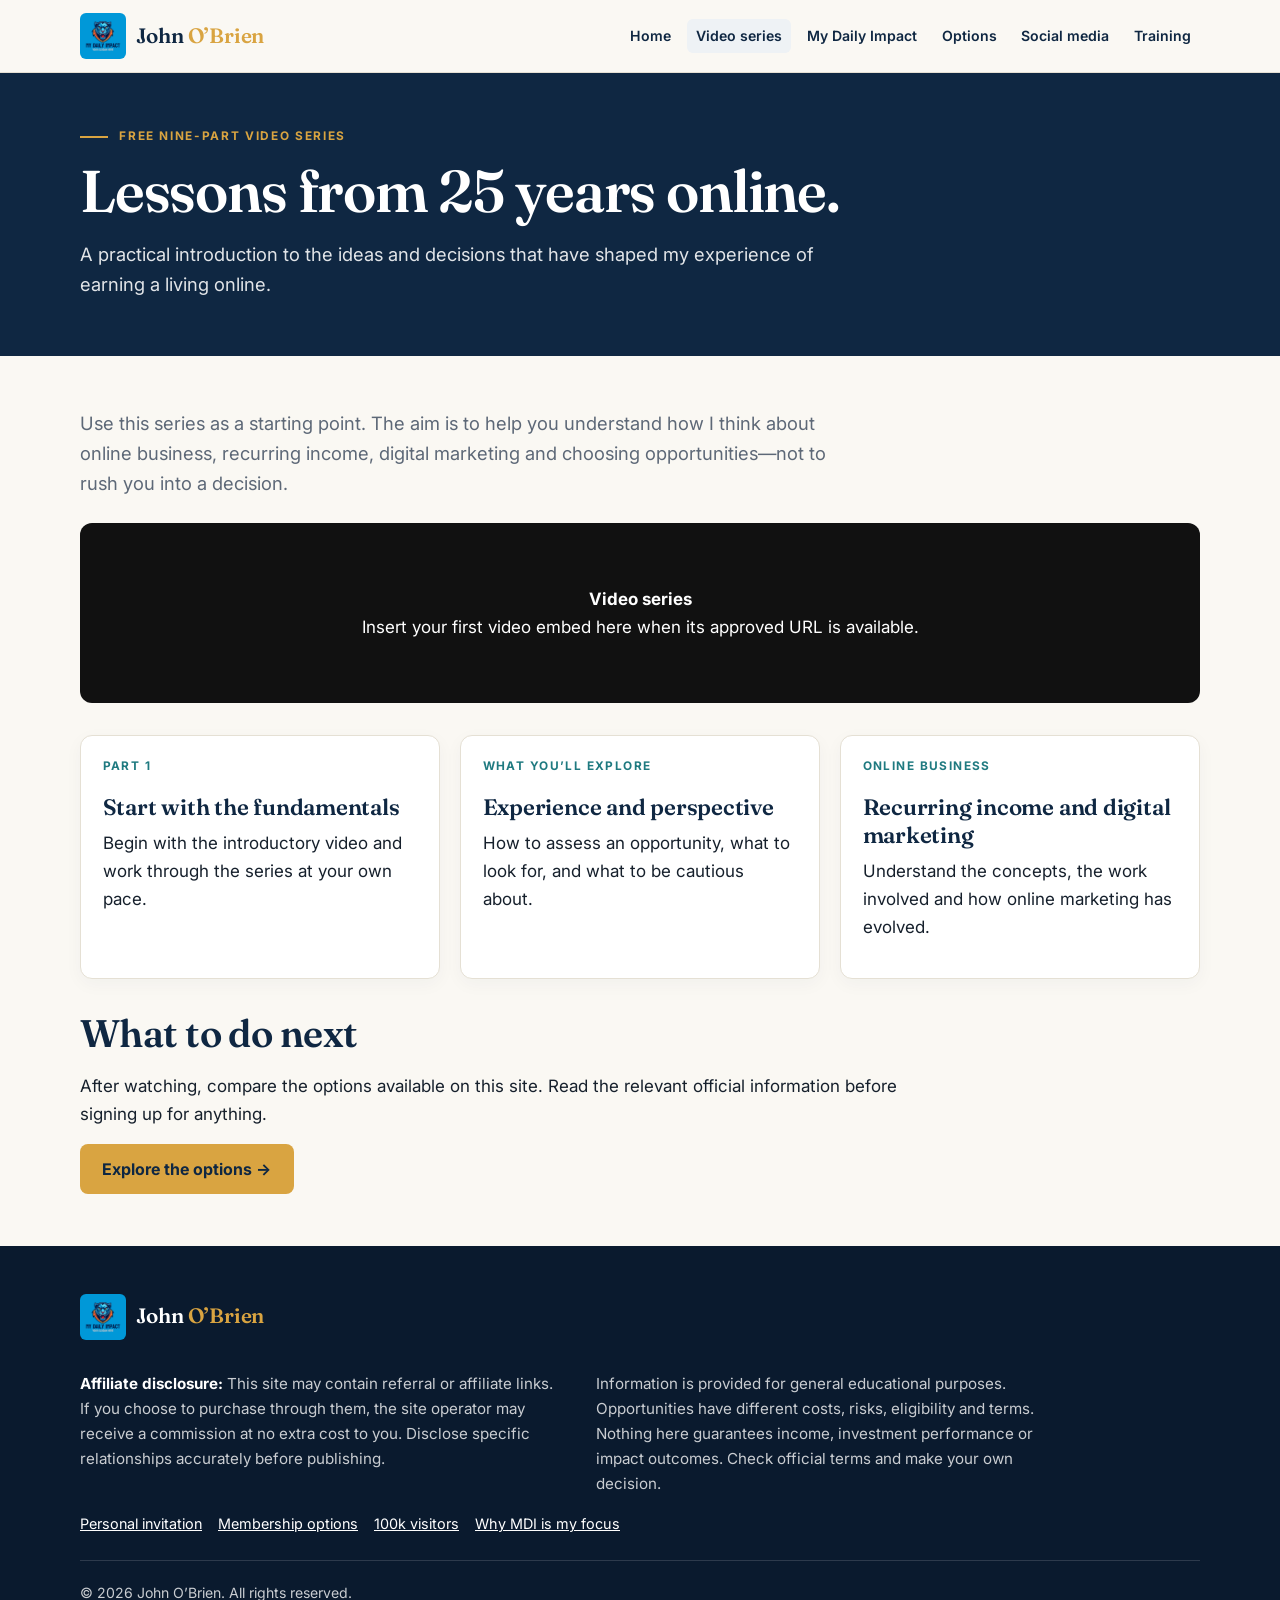
<file: series.html>
<!doctype html>
<html lang="en">
<head>
<meta charset="utf-8"><meta name="viewport" content="width=device-width, initial-scale=1">
<title>Free Video Series | John O’Brien</title>
<meta name="description" content="A practical introduction to the ideas and decisions that have shaped my experience of earning a living online.">
<link rel="preconnect" href="https://fonts.googleapis.com">
<link rel="preconnect" href="https://fonts.gstatic.com" crossorigin>
<link href="https://fonts.googleapis.com/css2?family=Fraunces:wght@600&family=Inter:wght@400;500;600;700&display=swap" rel="stylesheet">
<link rel="stylesheet" href="site.css">
</head>
<body>
<a class="skip" href="#main">Skip to main content</a>
<header class="site-header"><div class="wrap site-header__inner">
<a class="logo" href="index.html" aria-label="John O'Brien home">
<img class="logo__mark-img" src="assets/my-daily-impact-logo.png" alt="">
<span class="logo__word"><span class="logo__a">John</span> <span class="logo__b">O’Brien</span></span>
</a><nav class="site-nav" aria-label="Main navigation"><a href="index.html">Home</a><a href="series.html" aria-current="page">Video series</a><a href="mdi.html">My Daily Impact</a><a href="options.html">Options</a><a href="social.html">Social media</a><a href="training.html">Training</a></nav>
</div></header>
<main id="main">
<section class="page-hero on-dark"><div class="wrap">
<p class="eyebrow">FREE NINE-PART VIDEO SERIES</p><h1>Lessons from 25 years online.</h1><p class="lede">A practical introduction to the ideas and decisions that have shaped my experience of earning a living online.</p>
</div></section>

<section class="page-content"><div class="wrap">
<p class="intro">Use this series as a starting point. The aim is to help you understand how I think about online business, recurring income, digital marketing and choosing opportunities—not to rush you into a decision.</p>
<div class="video-placeholder"><p><strong>Video series</strong><br>Insert your first video embed here when its approved URL is available.</p></div>
<div class="cards">
<article class="content-card"><p class="card-label">Part 1</p><h3>Start with the fundamentals</h3><p>Begin with the introductory video and work through the series at your own pace.</p></article>
<article class="content-card"><p class="card-label">What you’ll explore</p><h3>Experience and perspective</h3><p>How to assess an opportunity, what to look for, and what to be cautious about.</p></article>
<article class="content-card"><p class="card-label">Online business</p><h3>Recurring income and digital marketing</h3><p>Understand the concepts, the work involved and how online marketing has evolved.</p></article>
</div>
<h2>What to do next</h2><p>After watching, compare the options available on this site. Read the relevant official information before signing up for anything.</p>
<a class="btn" href="options.html">Explore the options →</a>
</div></section>
</main>
<footer class="site-footer on-dark"><div class="wrap">
<a class="logo logo--light" href="index.html"><img class="logo__mark-img" src="assets/my-daily-impact-logo.png" alt=""><span class="logo__word"><span class="logo__a">John</span> <span class="logo__b">O’Brien</span></span></a>
<div class="footer__text"><p><strong>Affiliate disclosure:</strong> This site may contain referral or affiliate links. If you choose to purchase through them, the site operator may receive a commission at no extra cost to you. Disclose specific relationships accurately before publishing.</p>
<p>Information is provided for general educational purposes. Opportunities have different costs, risks, eligibility and terms. Nothing here guarantees income, investment performance or impact outcomes. Check official terms and make your own decision.</p></div>
<div class="footer-links"><a href="referral.html">Personal invitation</a><a href="join.html">Membership options</a><a href="100k.html">100k visitors</a><a href="mdi-focus.html">Why MDI is my focus</a></div>
<p class="footer__copy">© 2026 John O’Brien. All rights reserved.</p>
</div></footer>
</body></html>
</file>
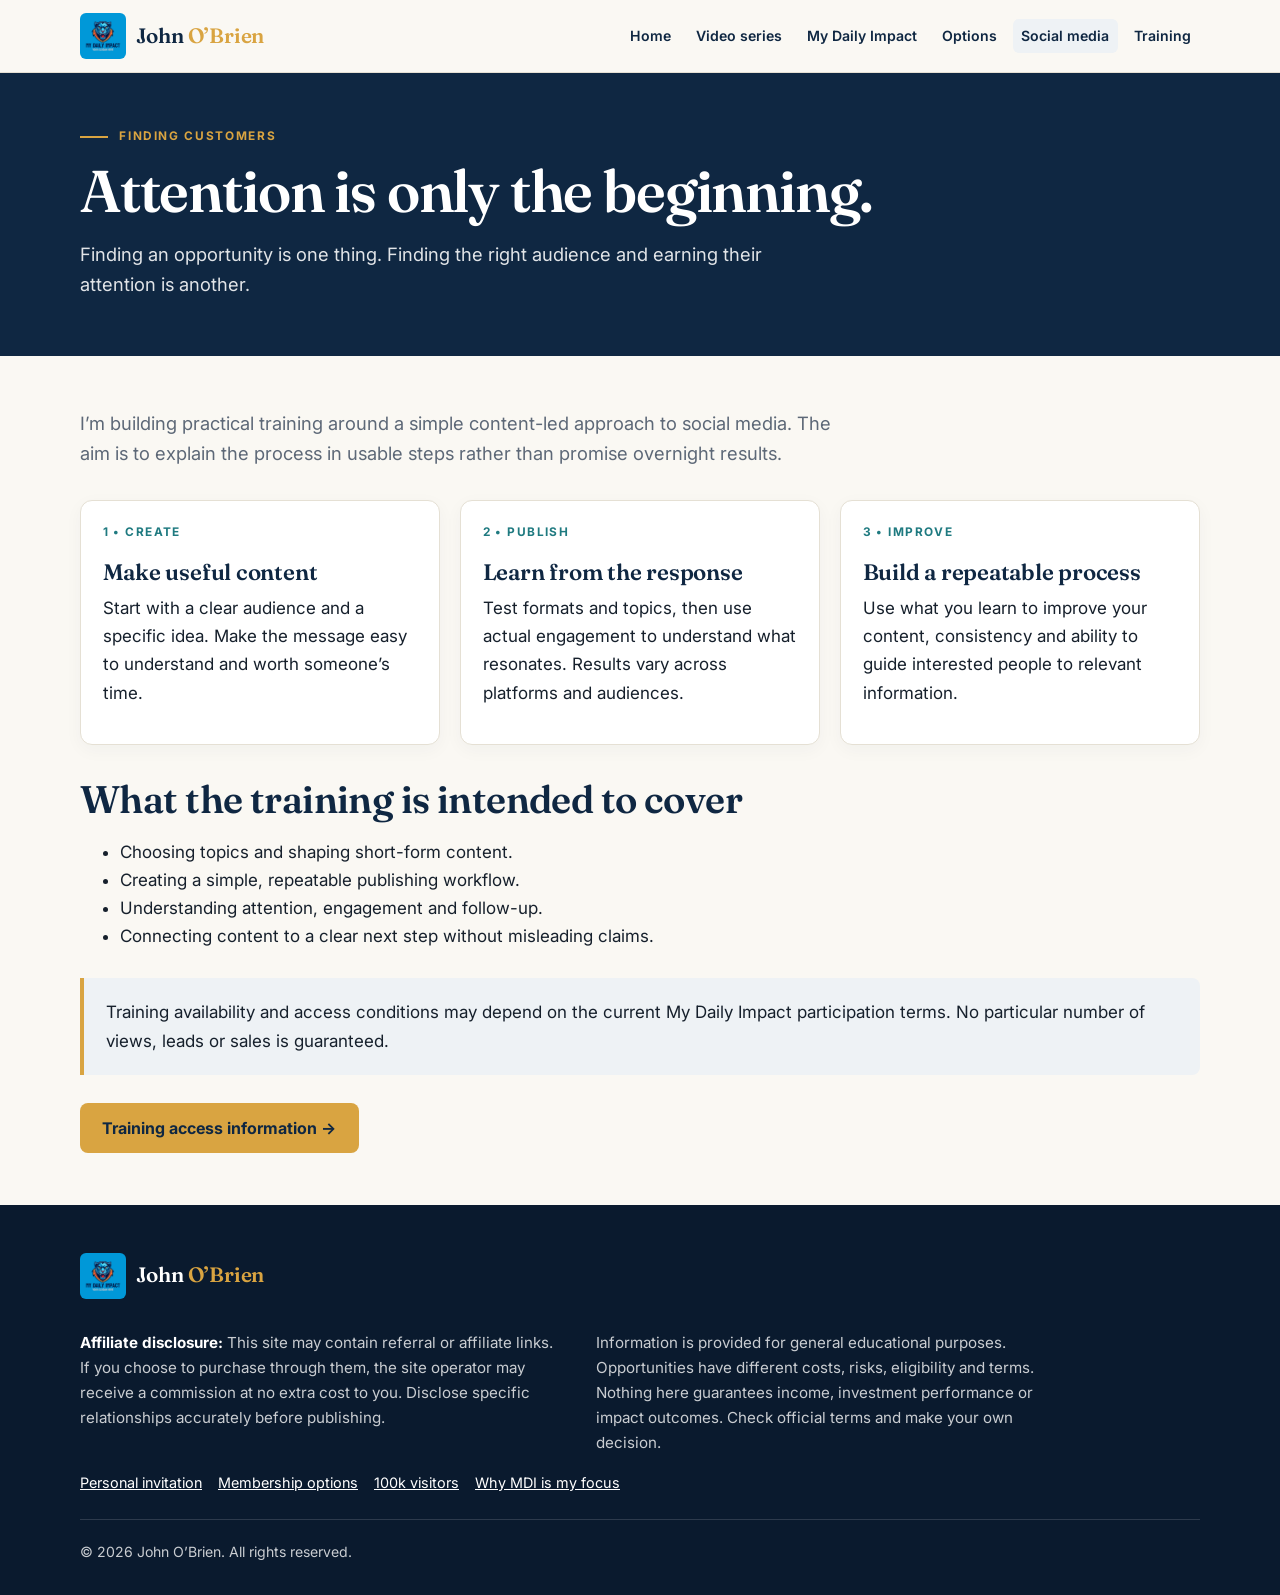
<file: social.html>
<!doctype html>
<html lang="en">
<head>
<meta charset="utf-8"><meta name="viewport" content="width=device-width, initial-scale=1">
<title>Social Media Traffic | John O’Brien</title>
<meta name="description" content="Finding an opportunity is one thing. Finding the right audience and earning their attention is another.">
<link rel="preconnect" href="https://fonts.googleapis.com">
<link rel="preconnect" href="https://fonts.gstatic.com" crossorigin>
<link href="https://fonts.googleapis.com/css2?family=Fraunces:wght@600&family=Inter:wght@400;500;600;700&display=swap" rel="stylesheet">
<link rel="stylesheet" href="site.css">
</head>
<body>
<a class="skip" href="#main">Skip to main content</a>
<header class="site-header"><div class="wrap site-header__inner">
<a class="logo" href="index.html" aria-label="John O'Brien home">
<img class="logo__mark-img" src="assets/my-daily-impact-logo.png" alt="">
<span class="logo__word"><span class="logo__a">John</span> <span class="logo__b">O’Brien</span></span>
</a><nav class="site-nav" aria-label="Main navigation"><a href="index.html">Home</a><a href="series.html">Video series</a><a href="mdi.html">My Daily Impact</a><a href="options.html">Options</a><a href="social.html" aria-current="page">Social media</a><a href="training.html">Training</a></nav>
</div></header>
<main id="main">
<section class="page-hero on-dark"><div class="wrap">
<p class="eyebrow">FINDING CUSTOMERS</p><h1>Attention is only the beginning.</h1><p class="lede">Finding an opportunity is one thing. Finding the right audience and earning their attention is another.</p>
</div></section>

<section class="page-content"><div class="wrap">
<p class="intro">I’m building practical training around a simple content-led approach to social media. The aim is to explain the process in usable steps rather than promise overnight results.</p>
<div class="cards">
<article class="content-card"><p class="card-label">1 • Create</p><h3>Make useful content</h3><p>Start with a clear audience and a specific idea. Make the message easy to understand and worth someone’s time.</p></article>
<article class="content-card"><p class="card-label">2 • Publish</p><h3>Learn from the response</h3><p>Test formats and topics, then use actual engagement to understand what resonates. Results vary across platforms and audiences.</p></article>
<article class="content-card"><p class="card-label">3 • Improve</p><h3>Build a repeatable process</h3><p>Use what you learn to improve your content, consistency and ability to guide interested people to relevant information.</p></article>
</div>
<h2>What the training is intended to cover</h2><ul><li>Choosing topics and shaping short-form content.</li><li>Creating a simple, repeatable publishing workflow.</li><li>Understanding attention, engagement and follow-up.</li><li>Connecting content to a clear next step without misleading claims.</li></ul>
<div class="callout">Training availability and access conditions may depend on the current My Daily Impact participation terms. No particular number of views, leads or sales is guaranteed.</div>
<a class="btn" href="training.html">Training access information →</a>
</div></section>
</main>
<footer class="site-footer on-dark"><div class="wrap">
<a class="logo logo--light" href="index.html"><img class="logo__mark-img" src="assets/my-daily-impact-logo.png" alt=""><span class="logo__word"><span class="logo__a">John</span> <span class="logo__b">O’Brien</span></span></a>
<div class="footer__text"><p><strong>Affiliate disclosure:</strong> This site may contain referral or affiliate links. If you choose to purchase through them, the site operator may receive a commission at no extra cost to you. Disclose specific relationships accurately before publishing.</p>
<p>Information is provided for general educational purposes. Opportunities have different costs, risks, eligibility and terms. Nothing here guarantees income, investment performance or impact outcomes. Check official terms and make your own decision.</p></div>
<div class="footer-links"><a href="referral.html">Personal invitation</a><a href="join.html">Membership options</a><a href="100k.html">100k visitors</a><a href="mdi-focus.html">Why MDI is my focus</a></div>
<p class="footer__copy">© 2026 John O’Brien. All rights reserved.</p>
</div></footer>
</body></html>
</file>
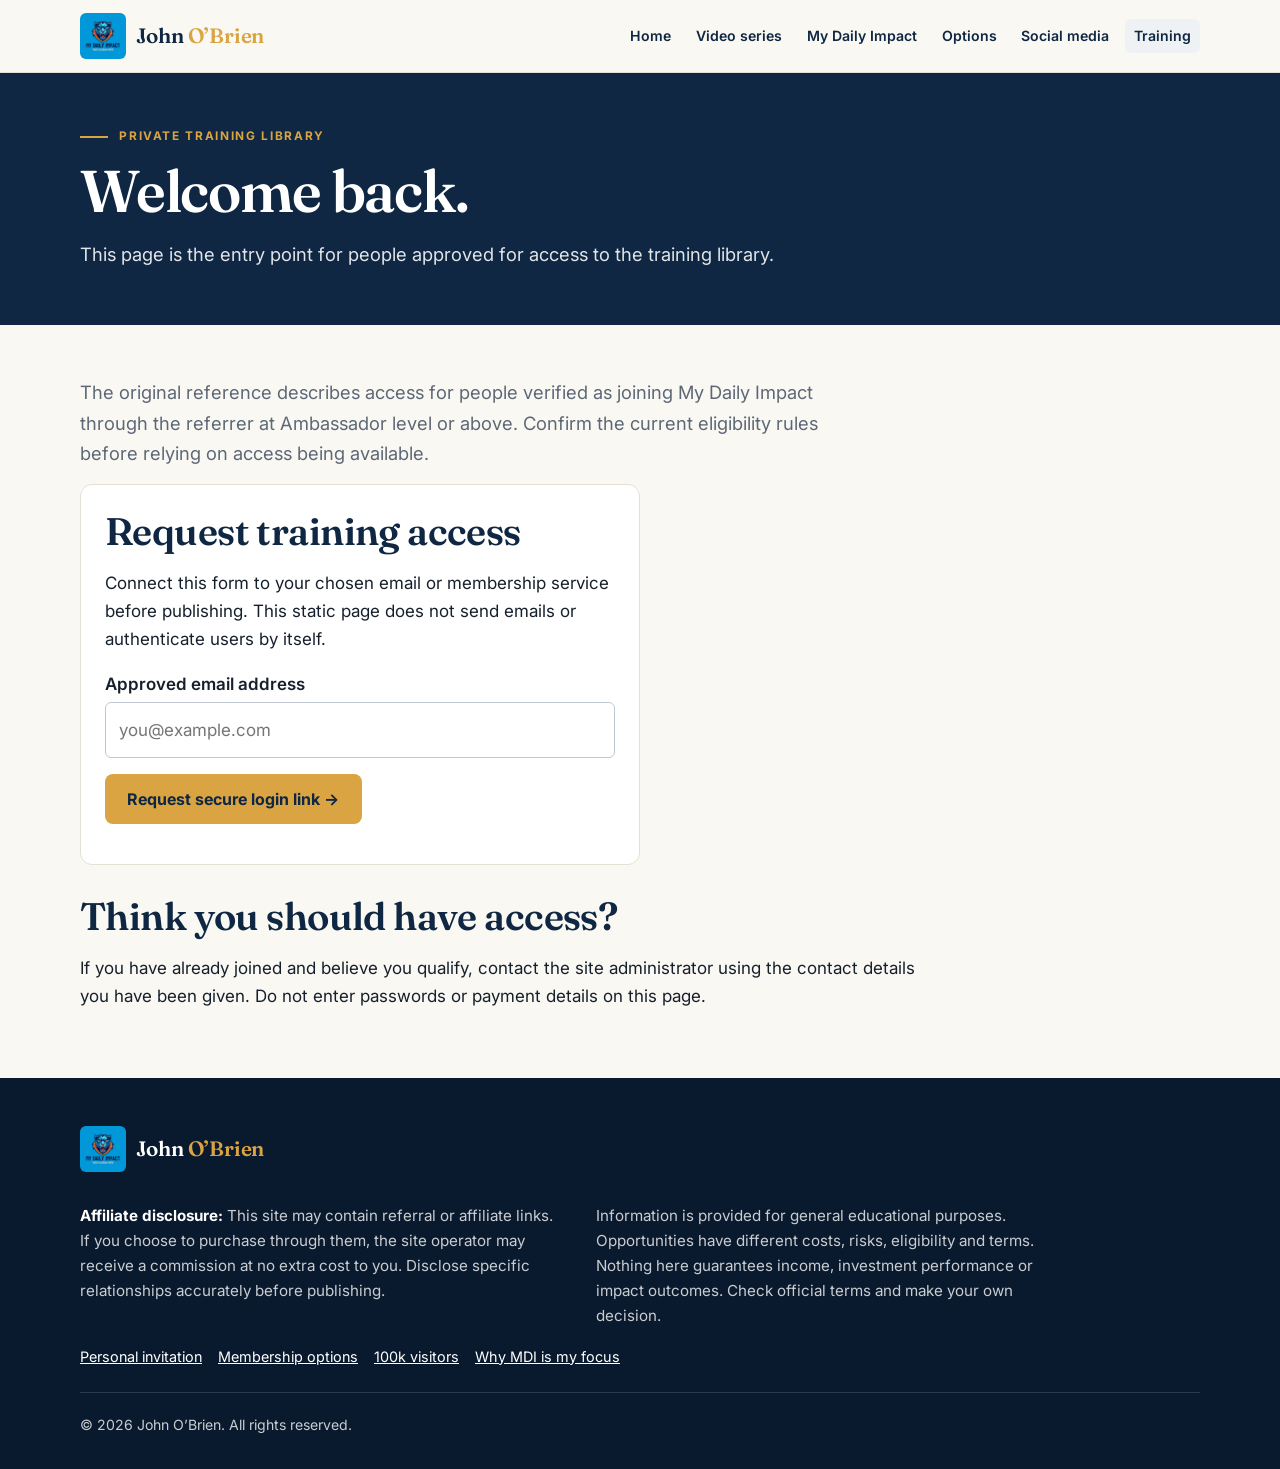
<file: training.html>
<!doctype html>
<html lang="en">
<head>
<meta charset="utf-8"><meta name="viewport" content="width=device-width, initial-scale=1">
<title>Training Access | John O’Brien</title>
<meta name="description" content="This page is the entry point for people approved for access to the training library.">
<link rel="preconnect" href="https://fonts.googleapis.com">
<link rel="preconnect" href="https://fonts.gstatic.com" crossorigin>
<link href="https://fonts.googleapis.com/css2?family=Fraunces:wght@600&family=Inter:wght@400;500;600;700&display=swap" rel="stylesheet">
<link rel="stylesheet" href="site.css">
</head>
<body>
<a class="skip" href="#main">Skip to main content</a>
<header class="site-header"><div class="wrap site-header__inner">
<a class="logo" href="index.html" aria-label="John O'Brien home">
<img class="logo__mark-img" src="assets/my-daily-impact-logo.png" alt="">
<span class="logo__word"><span class="logo__a">John</span> <span class="logo__b">O’Brien</span></span>
</a><nav class="site-nav" aria-label="Main navigation"><a href="index.html">Home</a><a href="series.html">Video series</a><a href="mdi.html">My Daily Impact</a><a href="options.html">Options</a><a href="social.html">Social media</a><a href="training.html" aria-current="page">Training</a></nav>
</div></header>
<main id="main">
<section class="page-hero on-dark"><div class="wrap">
<p class="eyebrow">PRIVATE TRAINING LIBRARY</p><h1>Welcome back.</h1><p class="lede">This page is the entry point for people approved for access to the training library.</p>
</div></section>

<section class="page-content"><div class="wrap">
<p class="intro">The original reference describes access for people verified as joining My Daily Impact through the referrer at Ambassador level or above. Confirm the current eligibility rules before relying on access being available.</p>
<div class="form-demo"><h2>Request training access</h2><p>Connect this form to your chosen email or membership service before publishing. This static page does not send emails or authenticate users by itself.</p><form onsubmit="event.preventDefault();document.getElementById('form-message').textContent='This demo form is not connected yet. Please configure an email or membership service before using it.';"><label for="email">Approved email address</label><input id="email" type="email" placeholder="you@example.com" required><p style="margin-top:1rem"><button class="btn" type="submit">Request secure login link →</button></p><p id="form-message" class="small-note" aria-live="polite"></p></form></div>
<h2>Think you should have access?</h2><p>If you have already joined and believe you qualify, contact the site administrator using the contact details you have been given. Do not enter passwords or payment details on this page.</p>
</div></section>
</main>
<footer class="site-footer on-dark"><div class="wrap">
<a class="logo logo--light" href="index.html"><img class="logo__mark-img" src="assets/my-daily-impact-logo.png" alt=""><span class="logo__word"><span class="logo__a">John</span> <span class="logo__b">O’Brien</span></span></a>
<div class="footer__text"><p><strong>Affiliate disclosure:</strong> This site may contain referral or affiliate links. If you choose to purchase through them, the site operator may receive a commission at no extra cost to you. Disclose specific relationships accurately before publishing.</p>
<p>Information is provided for general educational purposes. Opportunities have different costs, risks, eligibility and terms. Nothing here guarantees income, investment performance or impact outcomes. Check official terms and make your own decision.</p></div>
<div class="footer-links"><a href="referral.html">Personal invitation</a><a href="join.html">Membership options</a><a href="100k.html">100k visitors</a><a href="mdi-focus.html">Why MDI is my focus</a></div>
<p class="footer__copy">© 2026 John O’Brien. All rights reserved.</p>
</div></footer>
</body></html>
</file>
<file: site.css>
/* Rainmaker Lifestyle — welcome page */
:root{
  --navy:#0f2742; --navy-2:#16365a; --ink:#16202c; --muted:#5d6877;
  --gold:#d9a441; --gold-dark:#b8862c; --teal:#1f7a80;
  --paper:#faf8f3; --white:#fff; --line:#e5e0d4; --mist:#eef2f5;
  --footer:#0a1a2e;
  --serif:"Fraunces",Georgia,serif;
  --sans:"Inter",system-ui,-apple-system,"Segoe UI",Roboto,Arial,sans-serif;
}
*,*::before,*::after{box-sizing:border-box}
html{-webkit-text-size-adjust:100%;scroll-behavior:smooth}
body{margin:0;font-family:var(--sans);font-size:1.0625rem;line-height:1.65;color:var(--ink);background:var(--paper)}
img,svg,iframe{max-width:100%}
p{margin:0 0 1rem}
a{color:inherit}

h1,h2,h3{font-family:var(--serif);font-weight:600;color:var(--navy);margin:0 0 1rem}
h1{font-size:clamp(2.5rem,4.6vw,3.9rem);line-height:1.06;letter-spacing:-.02em}
h2{font-size:clamp(1.8rem,3vw,2.5rem);line-height:1.15;letter-spacing:-.015em}
h3{font-size:1.4rem;line-height:1.25;letter-spacing:-.01em;margin-bottom:.5rem}
.on-dark h1,.on-dark h2,.on-dark h3{color:var(--white)}
.accent{color:var(--gold)}

:focus-visible{outline:3px solid var(--teal);outline-offset:3px;border-radius:4px}
.on-dark :focus-visible{outline-color:var(--gold)}

.wrap{width:min(1120px,100% - 32px);margin-inline:auto}
@media (min-width:768px){.wrap{width:min(1120px,100% - 64px)}}

.skip{position:absolute;left:-999px;top:0;background:var(--gold);color:var(--navy);font-weight:700;padding:.75rem 1rem;z-index:10;border-radius:0 0 8px 0}
.skip:focus{left:0}

/* Eyebrow */
.eyebrow{display:flex;align-items:center;gap:.7rem;margin:0 0 1rem;font-size:.74rem;font-weight:700;letter-spacing:.14em;text-transform:uppercase;color:var(--teal);line-height:1.3}
.eyebrow::before{content:"";flex:none;width:28px;height:2px;background:currentColor}
.on-dark .eyebrow{color:var(--gold)}

/* Buttons */
.btn{display:inline-flex;align-items:center;justify-content:center;gap:.5rem;min-height:50px;padding:.6rem 1.4rem;border-radius:8px;background:var(--gold);color:var(--navy);font-family:var(--sans);font-weight:700;font-size:1rem;line-height:1.25;text-decoration:none;text-align:center;border:0;transition:background-color .2s}
.btn:hover{background:var(--gold-dark)}
.btn--navy{background:var(--navy);color:var(--white)}
.btn--navy:hover{background:var(--navy-2)}

/* Header + logo */
.site-header{background:var(--paper);border-bottom:1px solid var(--line)}
.site-header__inner{display:flex;align-items:center;justify-content:space-between;gap:1rem;min-height:72px}
.logo{display:inline-flex;align-items:center;gap:.6rem;text-decoration:none;color:var(--navy)}
.logo__mark{flex:none}
.logo__word{font-family:var(--serif);font-weight:600;font-size:1.3rem;letter-spacing:-.01em;line-height:1;white-space:nowrap}
.logo__a{color:var(--navy)}
.logo__b{color:var(--gold)}
.logo--light .logo__a{color:var(--white)}
.header-link{font-weight:600;font-size:.95rem;color:var(--navy);text-decoration:none;padding:.55rem 1rem;border:1.5px solid var(--navy);border-radius:8px;white-space:nowrap}
.header-link:hover{background:var(--navy);color:var(--white)}
@media (max-width:400px){.logo__word{font-size:1.1rem}.logo__mark{width:24px;height:24px}.header-link{padding:.5rem .75rem;font-size:.88rem}}

/* Welcome band */
.welcome{background:var(--navy);color:rgba(255,255,255,.86);padding:3rem 0 3.25rem}
.welcome__grid{display:grid;gap:2rem;align-items:center}
.lede{font-size:1.15rem;max-width:34rem;margin:0}
.video{position:relative;aspect-ratio:16/9;border-radius:12px;overflow:hidden;background:#000;border:1px solid rgba(255,255,255,.16);box-shadow:0 18px 40px rgba(0,0,0,.35)}
.video iframe{position:absolute;inset:0;width:100%;height:100%;border:0}
@media (min-width:900px){
  .welcome{padding:4.5rem 0}
  .welcome__grid{grid-template-columns:1fr 1.1fr;gap:3.5rem}
}

/* Start here */
.start{padding:3.5rem 0 3rem}
.start__head{max-width:42rem}
.start__head p:not(.eyebrow){color:var(--muted)}
.steps{list-style:none;margin:2rem 0 0;padding:0;display:grid;gap:1.75rem}
.step{border-top:2px solid var(--navy);padding-top:1.25rem;display:flex;flex-direction:column;align-items:flex-start}
.step__num{font-family:var(--serif);font-weight:600;font-size:3rem;line-height:1;color:var(--navy);position:relative;padding-bottom:.6rem;margin-bottom:1rem}
.step__num::after{content:"";position:absolute;left:0;bottom:0;width:36px;height:3px;background:var(--gold)}
.step p{color:var(--muted);margin-bottom:1.25rem}
.step .btn{margin-top:auto}
@media (min-width:768px){
  .start{padding:4.5rem 0 4rem}
  .steps{grid-template-columns:1fr 1fr;gap:3rem}
}
@media (max-width:480px){.step .btn{width:100%}}

/* Explore ledger */
.explore{background:var(--white);padding:3.5rem 0;border-block:1px solid var(--line)}
.explore__head{max-width:42rem;margin-bottom:2rem}
.explore__head p:not(.eyebrow){color:var(--muted)}
.ledger{list-style:none;margin:0;padding:0;border-top:1px solid var(--line)}
.ledger__row{display:grid;gap:.6rem;padding:1.75rem 0;border-bottom:1px solid var(--line)}
.ledger__label{margin:0;font-size:.74rem;font-weight:700;letter-spacing:.14em;text-transform:uppercase;color:var(--teal)}
.ledger__body p{color:var(--muted);margin-bottom:.75rem;max-width:40rem}
.ledger__body p:last-child{margin-bottom:0}
.ledger__body .ledger__meta{font-size:.9rem;font-weight:600;color:var(--ink)}
.more{display:inline-block;font-weight:700;color:var(--navy);text-decoration:underline;text-decoration-color:var(--gold);text-decoration-thickness:3px;text-underline-offset:5px;padding:.4rem 0;margin-top:.4rem}
.more:hover{text-decoration-color:var(--navy)}
@media (min-width:900px){
  .explore{padding:5rem 0}
  .ledger__row{grid-template-columns:170px 1fr 290px;gap:2rem;align-items:start;padding:2rem 0}
  .ledger__label{padding-top:.5rem}
  .more{margin-top:0;justify-self:end;text-align:right;padding-top:.3rem;white-space:nowrap}
}

/* Pull quote */
.quote{background:var(--mist);padding:3rem 0}
.quote__text{margin:0;max-width:52rem;font-family:var(--serif);font-weight:600;font-size:clamp(1.4rem,2.6vw,2rem);line-height:1.3;letter-spacing:-.01em;color:var(--navy);padding-left:1.25rem;border-left:4px solid var(--gold)}
.quote__text strong{font-weight:600}

/* Main focus */
.focus{padding:3.5rem 0;background:var(--paper)}
.focus__grid{display:grid;gap:1.5rem}
.focus__body p{color:var(--muted);max-width:34rem;margin-bottom:1.5rem}
@media (min-width:900px){
  .focus{padding:5rem 0}
  .focus__grid{grid-template-columns:1.1fr 1fr;gap:4rem;align-items:start}
  .focus__grid h2{margin:0}
}
@media (max-width:480px){.focus__body .btn{width:100%}}

/* Remember */
.remember{background:var(--navy-2);color:rgba(255,255,255,.88);padding:3.5rem 0}
.remember h2{color:var(--white)}
.remember .eyebrow{color:var(--gold)}
.remember strong{color:var(--white)}
.remember__grid{display:grid;gap:2rem;align-items:center}
.remember__demo{background:var(--paper);border-radius:12px;padding:1rem 1.1rem;box-shadow:0 14px 32px rgba(0,0,0,.28)}
.demo-bar{display:flex;align-items:center;justify-content:space-between;gap:.75rem;border-bottom:1px solid var(--line);padding-bottom:.9rem}
.demo-logo{display:inline-flex;align-items:center;gap:.4rem;font-family:var(--serif);font-weight:600;font-size:1rem;color:var(--navy);white-space:nowrap}
.demo-logo em{font-style:normal;color:var(--gold)}
.demo-pill{font-size:.82rem;font-weight:600;color:var(--navy);padding:.4rem .8rem;border:1.5px solid var(--navy);border-radius:8px;white-space:nowrap}
.demo-note{margin:.9rem 0 0;font-size:.9rem;color:var(--muted)}
@media (min-width:900px){
  .remember{padding:5rem 0}
  .remember__grid{grid-template-columns:1.3fr 1fr;gap:4rem}
}

/* Footer */
.site-footer{background:var(--footer);color:rgba(255,255,255,.78);padding:3rem 0 2rem;font-size:.95rem}
.footer__text{display:grid;gap:0;margin-top:1.5rem;max-width:62rem}
.footer__text strong{color:var(--white)}
.footer__copy{margin:1.5rem 0 0;padding-top:1.25rem;border-top:1px solid rgba(255,255,255,.14);font-size:.88rem}
@media (min-width:900px){
  .footer__text{grid-template-columns:1fr 1fr;gap:2.5rem}
  .footer__text p{margin:0}
}

@media (prefers-reduced-motion:reduce){
  *,*::before,*::after{transition:none!important;animation:none!important;scroll-behavior:auto!important}
}


/* Shared components for the John O'Brien 10-page static site */
.site-header__inner{gap:1.25rem}
.logo__mark-img{width:46px;height:46px;object-fit:contain;flex:none;border-radius:6px}
.logo__word{white-space:normal}
.site-nav{display:flex;gap:.45rem;align-items:center;flex-wrap:wrap;justify-content:flex-end}
.site-nav a{font-size:.88rem;text-decoration:none;font-weight:600;color:var(--navy);padding:.35rem .55rem;border-radius:6px}
.site-nav a:hover,.site-nav a[aria-current=page]{background:var(--mist)}
.page-hero{background:var(--navy);color:rgba(255,255,255,.88);padding:3.5rem 0}
.page-hero h1{color:#fff;max-width:850px}
.page-hero .lede{max-width:760px}
.page-content{padding:3.25rem 0}
.page-content h2{margin-top:1.8rem}
.page-content h2:first-child{margin-top:0}
.page-content p,.page-content li{max-width:78ch}
.page-content .intro{font-size:1.15rem;color:var(--muted);max-width:780px}
.cards{display:grid;grid-template-columns:repeat(auto-fit,minmax(min(100%,250px),1fr));gap:1.25rem;margin:2rem 0}
.content-card{background:#fff;border:1px solid var(--line);border-radius:12px;padding:1.35rem;box-shadow:0 5px 18px rgba(15,39,66,.04)}
.content-card h3{margin-top:.25rem}
.card-label{font-size:.74rem;font-weight:700;letter-spacing:.12em;text-transform:uppercase;color:var(--teal)}
.callout{background:var(--mist);border-left:4px solid var(--gold);padding:1.25rem 1.4rem;border-radius:0 8px 8px 0;margin:1.75rem 0}
.video-placeholder{background:#111;color:#fff;border-radius:12px;min-height:180px;display:flex;align-items:center;justify-content:center;text-align:center;padding:1.5rem;margin:1.5rem 0}
.video-placeholder p{margin:0}
.price{font-size:2rem;font-weight:700;color:var(--navy);line-height:1.2}
.small-note{font-size:.9rem;color:var(--muted)}
.form-demo{max-width:560px;padding:1.5rem;background:#fff;border:1px solid var(--line);border-radius:12px}
.form-demo label{display:block;font-weight:600;margin:.9rem 0 .3rem}
.form-demo input{width:100%;padding:.8rem;border:1px solid #bfc8d2;border-radius:6px;font:inherit}
.site-footer a{color:#fff}
.footer-links{display:flex;flex-wrap:wrap;gap:.5rem 1rem;margin-top:1rem}
.footer-links a{font-size:.9rem}
@media(max-width:720px){.site-header__inner{align-items:flex-start;padding-block:.8rem;flex-direction:column}.site-nav{justify-content:flex-start}.logo__word{font-size:1.05rem}.logo__mark-img{width:38px;height:38px}.page-hero{padding:2.7rem 0}}
</file>
